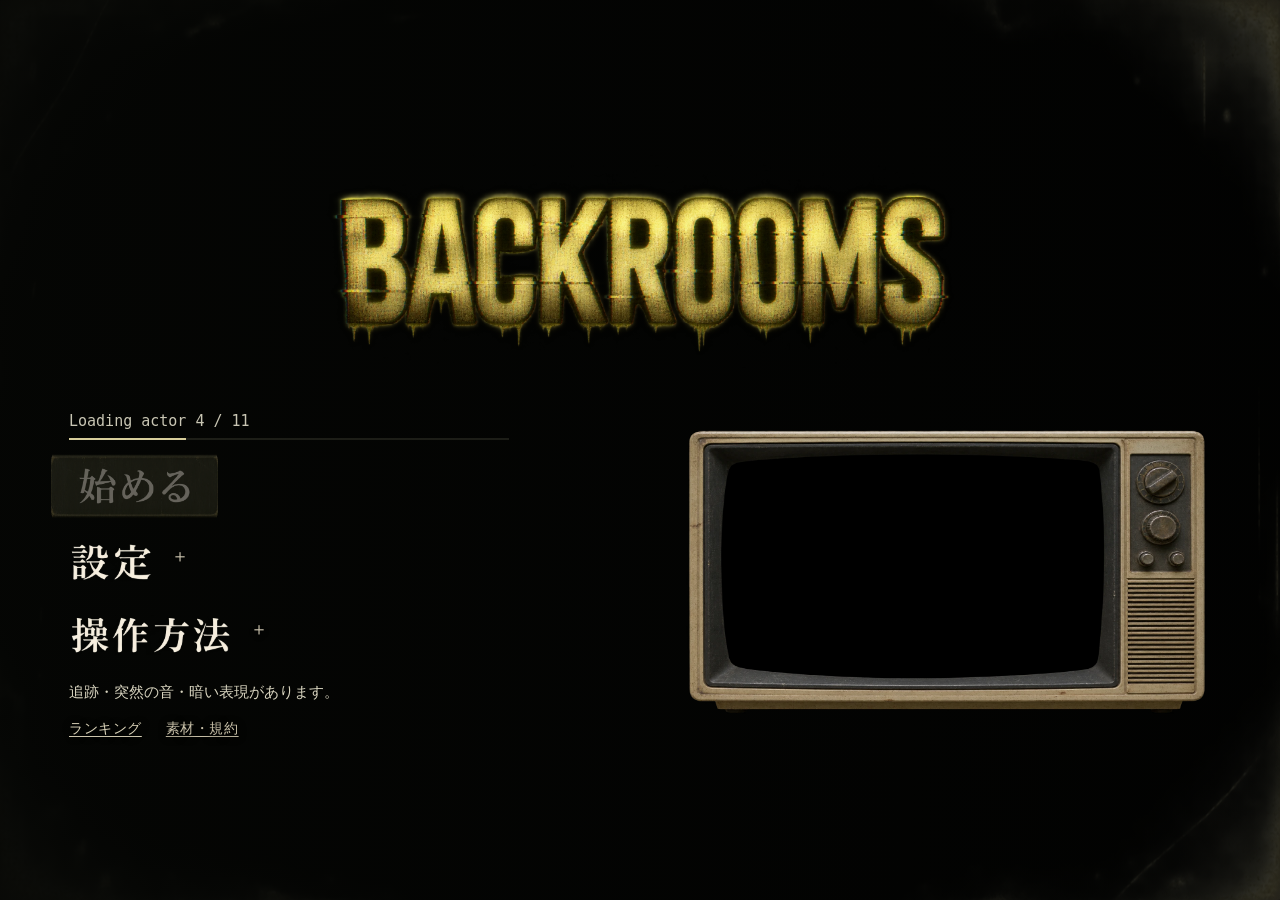
<file: index.html>
<!doctype html>
<html lang="ja">
<head>
  <meta charset="utf-8">
  <meta name="viewport" content="width=device-width, initial-scale=1">
  <meta name="theme-color" content="#11130f">
  <meta name="description" content="日常から突然見知らぬ空間に落ち、出口を探す一人称ホラーゲーム。">
  <title>BACKROOMS / 落ちた先</title>
  <link rel="stylesheet" href="style.css">
  <link rel="stylesheet" href="inventory.css">
  <link rel="stylesheet" href="item-slots.css">
  <link rel="stylesheet" href="intro.css">
  <link rel="stylesheet" href="death-sequence.css">
  <link rel="stylesheet" href="infection-sequence.css">
  <link rel="stylesheet" href="ui-skin.css">
  <link rel="stylesheet" href="ui-art.css">
  <link rel="stylesheet" href="ui-frames.css">
  <link rel="stylesheet" href="title-music.css">
  <link rel="stylesheet" href="ranking.css">
  <link rel="icon" href="data:,">
</head>
<body>
  <canvas id="view" aria-label="バックルーム探索ゲームの3D画面">このゲームは WebGL 対応のブラウザーが必要です。</canvas>
  <div id="vignette" aria-hidden="true"></div>
  <div id="grain" aria-hidden="true"></div>
  <img id="film" src="assets/ui/film-lite.webp" alt="" aria-hidden="true">
  <img id="locker-view" src="assets/ui/locker-lite.webp" alt="" aria-hidden="true">
  <div id="danger" aria-hidden="true"></div>
  <div id="struggle" hidden role="status" aria-live="assertive">
    <strong id="struggle-title">振りほどけ！</strong>
    <div id="struggle-bar" role="meter" aria-label="振りほどきゲージ" aria-valuemin="0" aria-valuemax="100" aria-valuenow="0"><i id="struggle-fill"></i></div>
    <span id="struggle-help"><kbd>SPACE</kbd> または クリック を連打（押しっぱなしでも可）</span>
  </div>

  <div id="hud" hidden aria-label="探索状況">
    <div id="field-markers" aria-hidden="true"></div>
    <div id="waypoint" hidden aria-hidden="true"></div>
    <div id="compass" hidden aria-hidden="true"><i id="compass-arrow"></i><span id="compass-label"></span><b id="compass-distance"></b></div>
    <div id="maintenance-control" hidden aria-hidden="true">
      <div class="plate-head">設備保守</div>
      <strong>EXIT 扉回路</strong>
      <span id="maintenance-state">電源遮断 / OFF</span>
      <div class="breaker"><i></i></div>
      <b>復旧 / RESET</b>
      <small>レバーを上げて保持</small>
    </div>
    <div class="hud-top">
      <div class="location-block">
        <span id="area-index" class="eyebrow">ARCHIVE / 00</span>
        <h1 id="area-name">LEVEL 0</h1>
        <small id="phase">出口を探す</small>
      </div>
      <div class="hud-right">
        <span id="chapter-progress" class="chapter-progress"></span>
        <span id="count">EXIT / 探索中</span>
        <span id="timer" aria-label="記録用経過時間">00:00</span>
        <small id="lamp">LIGHT / 未取得</small>
        <small id="escapes" aria-label="振りほどける残り回数"></small>
      </div>
    </div>
    <div id="crosshair" aria-hidden="true">+</div>
    <div id="objective">
      <span class="objective-kicker">次の行動</span>
      <span id="objective-label">避難口を探す</span>
      <small id="bearing"></small>
    </div>
    <div id="threat-label" class="threat-label" role="status"></div>
    <div id="interaction" role="status"></div>
    <div id="message" role="status" aria-live="polite"></div>
    <div class="hud-bottom">
      <div class="control-strip" aria-label="操作方法">
        <span><kbd>WASD</kbd> 移動</span><span><kbd>SHIFT</kbd> 走る</span><span><kbd>E</kbd> 調べる / 拾う</span><span><kbd>F</kbd> ライト</span><span><kbd>1–4</kbd> 選択 <kbd>Q</kbd> 使用</span><span><kbd>I</kbd> 所持品</span><span><kbd>TAB</kbd> 探索記録</span><span><kbd>ESC</kbd> 一時停止</span>
      </div>
      <div class="stamina"><span>STAMINA <small>持久力</small></span><div role="meter" aria-label="持久力" aria-valuemin="0" aria-valuemax="100" aria-valuenow="100"><i id="stamina-fill"></i></div><small id="water-count">水 ×0 / 選択して Q で体力+60</small></div>
    </div>
  </div>

  <div id="map-wrap" hidden aria-label="探索した範囲の記録">
    <div>
      <div class="map-heading"><span class="eyebrow">EXPLORATION NOTES / 探索記録</span><span class="map-close"><kbd>TAB</kbd> 閉じる</span></div>
      <p id="journal-note" class="journal-note"></p>
      <canvas id="map" width="640" height="640" aria-label="現在地と、見つけた通路・設備だけを記録した地図"></canvas>
      <div class="map-footer"><p><span class="legend player-legend">現在地</span><span class="legend exit-legend">出口</span><span class="legend maintenance-legend">配電盤</span></p><small class="map-live-warning">時間は進んでいます。<kbd>TAB</kbd> で閉じる</small></div>
    </div>
  </div>

  <section id="menu" class="overlay menu-overlay" aria-labelledby="game-title">
    <h2 id="game-title"><img class="title-logo" src="assets/title-logo-lite.webp" alt="BACKROOMS"><em>落ちた先</em></h2>
    <div class="title-layout">
      <div class="panel intro">
        <div class="intro-header"><span class="eyebrow">LEVEL 0 / 所在不明</span><span class="archive-mark">記録 001</span></div>
        <div class="load" role="status"><span id="load-label">空間を読み込み中…</span><div><i id="load-fill"></i></div></div>
        <button id="start" class="primary-action" disabled>始める</button>
        <details class="settings-guide">
          <summary>設定</summary>
          <div class="play-mode"><label for="difficulty">探索モード</label><select id="difficulty"><option value="normal">標準 / 追跡あり</option><option value="easy">やさしい / 敵がゆっくり</option><option value="explore">探索 / 敵なし</option></select></div>
          <div class="options" aria-label="プレイ設定">
            <label for="quality">画質<select id="quality"><option value="high">標準</option><option value="low">軽量 / 動作優先</option></select></label>
            <label for="volume" class="volume-option">音量<input id="volume" type="range" min="0" max="100" value="65"></label>
            <a href="audio-settings.html" target="_blank" rel="noopener">音ごとの音量を調整・試聴</a>
            <label class="check" for="motion"><input id="motion" type="checkbox"><span>揺れ・点滅を有効にする<small>苦手な方はオフのまま</small></span></label>
          </div>
          <div class="settings-fullscreen"><button id="fullscreen-menu" class="text-button" type="button">全画面</button><div id="fullscreen-status" role="status" aria-live="polite"></div></div>
        </details>
        <div id="error" role="alert"></div>
      </div>

      <details class="briefing" aria-label="探索の手引き"><summary>操作方法</summary>
        <span class="eyebrow">目標</span>
        <h3>出口を探し、3か所の配電盤を上げて脱出。</h3>
        <div class="quick-controls" aria-label="基本操作">
          <span><kbd>WASD</kbd> 移動</span><span>マウス 視点</span><span><kbd>SHIFT</kbd> 走る</span><span><kbd>E</kbd> 調べる・拾う</span><span><kbd>SPACE</kbd> 振りほどく</span><span><kbd>ESC</kbd> 一時停止</span>
        </div>
        <details class="controls-guide">
          <summary>詳しい操作とヒント</summary>
          <dl><div><dt><kbd>F</kbd></dt><dd>ライト切替</dd></div><div><dt><kbd>1–4</kbd> / <kbd>Q</kbd></dt><dd>アイテム選択 / 使用</dd></div><div><dt><kbd>I</kbd></dt><dd>持ち物（時間は停止）</dd></div><div><dt><kbd>TAB</kbd></dt><dd>探索記録（時間は進む）</dd></div></dl>
          <p>床の矢印と画面上のコンパスをたどって出口へ。扉が開かなければ <kbd>E</kbd> で調べ、3か所の配電盤で <kbd>E</kbd> を約1.2秒長押ししてブレーカーを上げます。</p>
          <p>捕まったら <kbd>SPACE</kbd> を連打（押しっぱなしでも可）。振りほどけるのは2回までです。</p>
          <p>走るのをやめると持久力が回復します。拾った水は数字キーで選び、<kbd>Q</kbd> または <kbd>I</kbd> から使えます。</p>
          <p>視点はマウスまたは <kbd>↑</kbd> <kbd>↓</kbd> <kbd>←</kbd> <kbd>→</kbd>。マウスが固定されないときは画面を押したままドラッグ。</p>
        </details>
      </details>
      <p class="warning menu-warning">追跡・突然の音・暗い表現があります。</p>
      <div class="menu-legal"><button id="ranking-open" class="text-button" type="button" aria-haspopup="dialog" aria-controls="ranking-modal">ランキング</button><button id="credits-open" class="text-button" type="button">素材・規約</button></div>
    </div>
    <div class="corner" aria-hidden="true">蛍光灯の音だけが、続いている。</div>
  </section>

  <section id="pause" class="overlay" hidden role="dialog" aria-modal="true" aria-labelledby="pause-title" aria-describedby="pause-description">
    <div class="panel compact">
      <span class="eyebrow">探索中断</span>
      <h2 id="pause-title">一時停止</h2>
      <p id="pause-description">敵も時間も、止まっています。</p>
      <button id="resume">再開</button>
      <button id="fullscreen-pause" class="secondary" type="button">全画面</button>
      <button id="retry-pause" class="secondary">最初からやり直す</button>
      <button id="title-pause" class="text-button">タイトルへ</button>
      <a class="youtube-privacy-link" href="youtube-privacy.html" target="_blank" rel="noopener">YouTube 音楽とプライバシー</a>
      <div class="pause-help"><span><kbd>WASD</kbd> 移動</span><span><kbd>SHIFT</kbd> 走る</span><span><kbd>E</kbd> 調べる・拾う</span><span><kbd>F</kbd> ライト</span><span><kbd>1–4</kbd> 選択 <kbd>Q</kbd> 使用</span><span><kbd>I</kbd> 持ち物</span><span><kbd>TAB</kbd> 探索記録</span></div>
      <p class="warning">やり直し・タイトルへ戻ると、今回の探索はリセットされます。<br>マウスが固定されないときはドラッグ、または矢印キーで視点を操作。</p>
    </div>
  </section>

  <section id="result" class="overlay" hidden role="dialog" aria-modal="true" aria-labelledby="result-title" aria-describedby="result-text">
    <div class="panel compact result-panel">
      <span id="result-tag" class="eyebrow"></span>
      <h2 id="result-title"></h2>
      <p id="result-text"></p>
      <div id="result-stats" aria-label="探索時間"></div>
      <p id="result-detail" class="result-detail"></p>
      <div id="ranking-result" class="ranking-result" hidden>
        <p id="ranking-result-summary" class="ranking-result-summary"></p>
        <p id="ranking-result-note" class="ranking-result-note"></p>
        <div id="ranking-name-field" class="ranking-name-field" hidden>
          <label for="ranking-name">名前 <small>任意・12文字まで</small></label>
          <input id="ranking-name" type="text" maxlength="12" value="ゲスト" autocomplete="off" spellcheck="false" aria-describedby="ranking-name-help ranking-name-status">
          <small id="ranking-name-help">空欄はゲスト。Enterか入力欄を離れると保存。</small>
          <span id="ranking-name-status" role="status" aria-live="polite"></span>
        </div>
        <button id="ranking-result-open" class="text-button" type="button" aria-haspopup="dialog" aria-controls="ranking-modal">上位10件を見る</button>
      </div>
      <button id="retry">もう一度</button>
      <button id="title-result" class="text-button">タイトルへ</button>
    </div>
  </section>

  <section id="ranking-modal" class="overlay" hidden role="dialog" aria-modal="true" aria-labelledby="ranking-title" aria-describedby="ranking-scope">
    <div class="panel ranking-panel">
      <div class="ranking-header">
        <div><span class="eyebrow">LOCAL RECORD / TOP 10</span><h2 id="ranking-title">ランキング</h2></div>
        <button id="ranking-close" class="text-button" type="button">閉じる</button>
      </div>
      <p id="ranking-scope" class="ranking-scope">このブラウザーに保存したクリア記録です。</p>
      <div class="ranking-toolbar"><label for="ranking-difficulty">探索モード</label><select id="ranking-difficulty"><option value="normal">標準 / 追跡あり</option><option value="easy">やさしい / 敵がゆっくり</option><option value="explore">探索 / 敵なし</option></select></div>
      <p id="ranking-storage" class="ranking-storage" role="status" aria-live="polite" hidden></p>
      <div class="ranking-scroll" tabindex="0" role="region" aria-label="ランキングと集計ルール">
        <table id="ranking-table">
          <caption id="ranking-caption" class="ui-visually-hidden">クリアタイム上位10件</caption>
          <thead><tr><th scope="col">順位</th><th scope="col">名前</th><th scope="col">タイム</th></tr></thead>
          <tbody id="ranking-rows"></tbody>
        </table>
        <p id="ranking-empty" class="ranking-empty" hidden>このモードのクリア記録はまだありません。</p>
        <details class="ranking-rules">
          <summary>記録のルール</summary>
          <p>プレイ開始から脱出までの実時間（演出中を含む）です。一時停止・所持品画面・結果画面の待ち時間は除きます。</p>
          <p>進行状況を引き継がない再挑戦は、それまでのプレイ時間も合算します。</p>
          <p>配電盤の復旧・カバー開放を引き継いだ再挑戦、無敵・検証用のプレイは対象外です。</p>
        </details>
      </div>
    </div>
  </section>

  <section id="credits" class="overlay" hidden role="dialog" aria-modal="true" aria-labelledby="credits-title">
    <div class="panel credits-panel">
      
      <h2 id="credits-title">素材・ライセンス</h2>
      <p class="credits-terms"><a href="ASSET-TERMS.md" target="_blank" rel="noopener">素材の利用条件</a> ・ <a href="youtube-privacy.html" target="_blank" rel="noopener">動画のプライバシー・規約</a></p>
      <p class="license-warning">素材ごとに利用条件が異なります。出典と利用条件をご確認ください。</p>
      <ul>
        <li><a href="https://sketchfab.com/3d-models/backrooms-vr-1a5c397f0a43408fa38b09ea5c041149" target="_blank" rel="noopener noreferrer">Backrooms VR</a><span>VTX / CC BY 4.0</span><small>部屋・壁・床・天井・照明の立体形状と材質を使用。配置境界と接続口を加工し、既存の扉も再利用。</small></li>
        <li><a href="https://sketchfab.com/3d-models/backrooms-vr-room-baked-b3dc718ea39248feb0120f1c6171419d" target="_blank" rel="noopener noreferrer">Backrooms VR room [Baked]</a><span>abhayexe / Sketchfab Standard</span><small>元の部屋と床の窪みを保持して配置。上部通路を歩行。展示・配布前に利用条件を確認。</small></li>
        <li><a href="https://sketchfab.com/3d-models/original-backrooms-e5c6b30995ff442d9852a1dd697aaef1" target="_blank" rel="noopener noreferrer">Original Backrooms</a><span>Huuxloc / CC BY 4.0</span><small>部屋全体の立体形状と材質を3か所に配置。共有境界と開口を加工して接続。</small></li>
        <li><a href="https://sketchfab.com/3d-models/dreamcore-liminal-space-875b0005014d4b42bf1e9b2ff53ed4c4" target="_blank" rel="noopener noreferrer">Dreamcore liminal space</a><span>neutron star / CC BY 4.0</span><small>既存の草地・空・背景を出口の先に配置。回転・移動と境界の加工。</small></li>
        <li><a href="https://sketchfab.com/3d-models/backrooms-wallpapers-2c36079726a84d5db6369c7261d73152" target="_blank" rel="noopener noreferrer">Backrooms Wallpapers</a><span>Huuxloc / CC Attribution（版は要確認）</span><small>旧版用の保存素材。現在の部屋は上記の元モデルを使用。</small></li>
        <li><a href="https://sketchfab.com/3d-models/almond-water-from-backrooms-c4d96c6f79cc4eabb1f2c758312baf15" target="_blank" rel="noopener noreferrer">Almond water from Backrooms</a><span><a href="https://sketchfab.com/pedrohmm123" target="_blank" rel="noopener noreferrer">pedrohmm123</a> / CC BY 4.0</span><small>原本の形状・テクスチャを使用。実行時に縮小・配置し、拾うと非表示。</small></li>
        <li><a href="https://sketchfab.com/3d-models/bacteria-kane-pixels-backrooms-1fb71d64d7164ae8b6271922b3378e0b" target="_blank" rel="noopener noreferrer">Bacteria - Kane PIxels Backrooms</a><span>Roman Trace / CC BY 4.0</span><small>追跡する敵として再利用。キャラクター等の権利は展示前に要確認。</small></li>
        <li><a href="https://opengameart.org/content/monster-sfx" target="_blank" rel="noopener noreferrer">Monster SFX</a><span>marcelofg55 / CC0</span><small>捕獲時の鳴き声を短く切り出し、音量とフェードを調整。</small></li>
        <li><a href="https://kenney.nl/assets/impact-sounds" target="_blank" rel="noopener noreferrer">Impact Sounds</a><span>Kenney / CC0</span><small>プレイヤーと敵の足音、警戒音。</small></li>
        <li><a href="https://kenney.nl/assets/rpg-audio" target="_blank" rel="noopener noreferrer">RPG Audio</a><span>Kenney / CC0</span><small>扉とラッチの音。</small></li>
        <li><a href="https://freesound.org/people/giddster/sounds/336530/" target="_blank" rel="noopener noreferrer">Breathing, panicked</a><span>giddster / 掲載作品は CC0</span><small>敵の呼吸音。使用中のHQ MP3プレビュー版の展示利用条件は未確認。</small></li>
        <li><span>Backrooms buzzing sound effect</span><small>ローカル試作用。作者・展示や配布の許諾は未確認。</small></li>
        <li><a href="https://sketchfab.com/3d-models/electrical-box-free-383a234d6d80421fbe67080048cbbc70" target="_blank" rel="noopener noreferrer">Electrical box - FREE</a><span>Mathieu Godard / CC BY 4.0</span><small>配電盤として壁に配置。縮小・回転のみ。</small></li>
        <li><a href="https://sketchfab.com/3d-models/office-chair-69208f9465c346308a2bf423c7e5b8f6" target="_blank" rel="noopener noreferrer">Office Chair</a><span>Tomaso / CC BY 4.0</span><small>各部屋に配置。縮小・回転のみ。</small></li>
        <li><a href="https://sketchfab.com/3d-models/vent-low-poly-realist-91ee1772857540e6bdc3aebcc696b3ae" target="_blank" rel="noopener noreferrer">Vent [Low Poly Realist]</a><span>Islide / CC BY 4.0</span><small>壁の換気口として配置。縮小・回転のみ。</small></li>
        <li><a href="https://polyhaven.com/a/cardboard_box_01" target="_blank" rel="noopener noreferrer">Cardboard Box 01</a><span>Poly Haven / CC0</span><small>.blend からメッシュと拡散テクスチャを取り出して GLB 化。</small></li>
        <li><a href="https://sketchfab.com/3d-models/sculpture-bust-of-roza-loewenfeld-fc6e731a0131471ba8e45511c7ea9996" target="_blank" rel="noopener noreferrer">Sculpture Bust of Róża Loewenfeld</a><span>Virtual Museums of Małopolska / CC0</span><small>胸像の山と、各部屋の胸像。</small></li>
        <li><a href="https://freesound.org/people/mathewhenry/sounds/700705/" target="_blank" rel="noopener noreferrer">Metal Door Squeaking 8 (Medium)</a><span>MathewHenry / CC0</span><small>バールでこじ開ける音。無加工。</small></li>
        <li><a href="https://freesound.org/people/toddcircle/sounds/442370/" target="_blank" rel="noopener noreferrer">squeaky metal locker open close</a><span>toddcircle / CC0</span><small>ロッカーの開閉。1本の録音の前半と後半を再生。</small></li>
        <li><span>Pixabay の音源4点</span><span>Pixabay Content License</span><small>The stone falls to the ground（胸像・穴）、flesh growing horror / tanweraman（変貌）、heartbeat tense / pwlpl（心拍）、horror suspense hiding heartbeat loop / yarzur_ofc（追跡中）。無加工。単体での再配布は不可。</small></li>
      </ul>
      <p>Warning sound: <a href="https://freesound.org/people/SamsterBirdies/sounds/581604/" target="_blank" rel="noopener">Beep error 2</a> by SamsterBirdies (CC0). <a href="CREDITS.md" target="_blank" rel="noopener">Full credits</a></p>
      <p><a href="https://creativecommons.org/licenses/by/4.0/" target="_blank" rel="noopener noreferrer">CC BY 4.0 ↗</a> · <a href="https://sketchfab.com/licenses" target="_blank" rel="noopener noreferrer">Sketchfab license ↗</a><br>音には上記の既存素材を使用しています。詳細は AUDIO.md を参照してください。</p>
      <button id="credits-close">閉じる</button>
    </div>
  </section>
  <noscript><div class="noscript">JavaScript が無効です。このゲームを遊ぶには、ブラウザーの JavaScript を有効にしてください。</div></noscript>
  <script type="module" src="game.js"></script>
  <script type="module" src="ui-art.js"></script>
  <script type="module" src="title-music.js"></script>

</body>
</html>
</file>
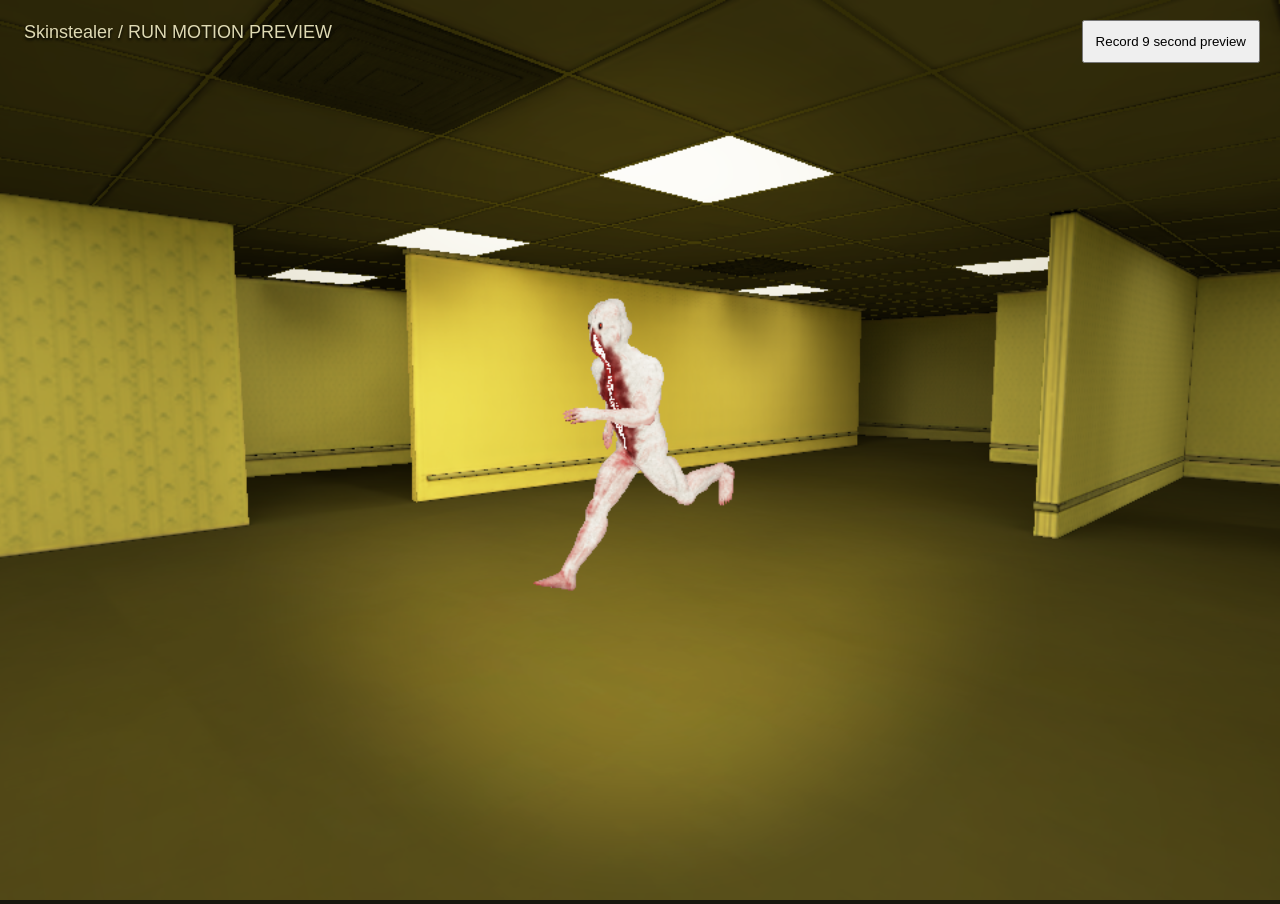
<file: motion-preview/index.html>
<!doctype html><html><meta charset="utf-8"><style>html,body{margin:0;background:#17170e;overflow:hidden}canvas{width:100vw;height:100vh}#label{position:fixed;top:22px;left:24px;color:#ded9b3;font:18px sans-serif;text-shadow:0 2px 3px #000}</style><canvas id="view"></canvas><div id="label">Skinstealer / RUN MOTION PREVIEW</div><script type="module">
import {Renderer,M} from '../engine.js';import {createSkinnedActor} from '../skinned-actor.js';
const r=new Renderer(document.querySelector('canvas')),m=await r.load('../assets/models/skinstealer.glb'),a=await createSkinnedActor(r,m,{url:'../assets/models/skinstealer.glb',type:'skinstealer'});
const room=await r.load('../assets/models/original-backrooms.glb');room.matrix=M.trs([0,-.008,0]);
let t=0,last=performance.now();const scale=2.05/(m.max[1]-m.min[1]),centre=[(m.min[0]+m.max[0])/2,m.min[1],(m.min[2]+m.max[2])/2];
const params=new URLSearchParams(location.search),fixedFront=params.get('front')==='1';let paused=false;
// Seek by advancing the real actor from reset in fixed, equal-sized steps.
// One extra stride allows even phase zero to reach an uploaded chase pose.
function seek(phase){if(!Number.isFinite(phase))return;phase=((phase%(2*Math.PI))+2*Math.PI)%(2*Math.PI);const duration=(phase+2*Math.PI)/(4.4*Math.PI/1.25),steps=Math.ceil(duration/.05),dt=duration/steps;a.reset();for(let i=0;i<steps;i++)a.update(dt,{speed:4.4,mode:'chase'});t=duration;paused=true;window.preview.time=t}
window.preview={reset(){t=0;paused=false;a.reset()},seek,time:0};
if(params.has('phase'))seek(Number(params.get('phase')));
function frame(now){const dt=Math.min(.05,(now-last)/1000);last=now;if(!paused){t+=dt;a.update(dt,{speed:4.4,mode:'chase'})}window.preview.time=t;
const cycle=t%6,front=fixedFront||cycle>=3,z=fixedFront?-4:front?-12+(cycle-3)*4.4:0;
m.matrix=M.mul(M.pose(-5,0,z,0,scale),M.trs(centre.map(v=>-v)));
const camera=front?{eye:[-5,1.62,2],yaw:0,pitch:-.1,fov:64}:{eye:[-1.6,1.35,3.3],yaw:-.8,pitch:-.1,fov:64};
r.render([room,m],camera,{renderScale:.75,ambient:.8,fog:[.035,.03,.02],fogNear:14,fogFar:30,flash:true});requestAnimationFrame(frame)}requestAnimationFrame(frame);window.ready=true;
const button=document.createElement('button');button.textContent='Record 9 second preview';button.style='position:fixed;right:20px;top:20px;padding:12px';document.body.append(button);
button.onclick=()=>{window.preview.reset();const chunks=[],rec=new MediaRecorder(document.querySelector('canvas').captureStream(30),{mimeType:'video/webm;codecs=vp8'});rec.ondataavailable=e=>chunks.push(e.data);rec.onstop=()=>{const link=document.createElement('a');link.href=URL.createObjectURL(new Blob(chunks,{type:'video/webm'}));link.download='skinstealer-run-preview.webm';link.textContent='Download preview';link.style='position:fixed;right:20px;top:65px;color:white';document.body.append(link);button.textContent='Recording complete'};rec.start();button.textContent='Recording...';setTimeout(()=>rec.stop(),9000)};
</script></html>
</file>
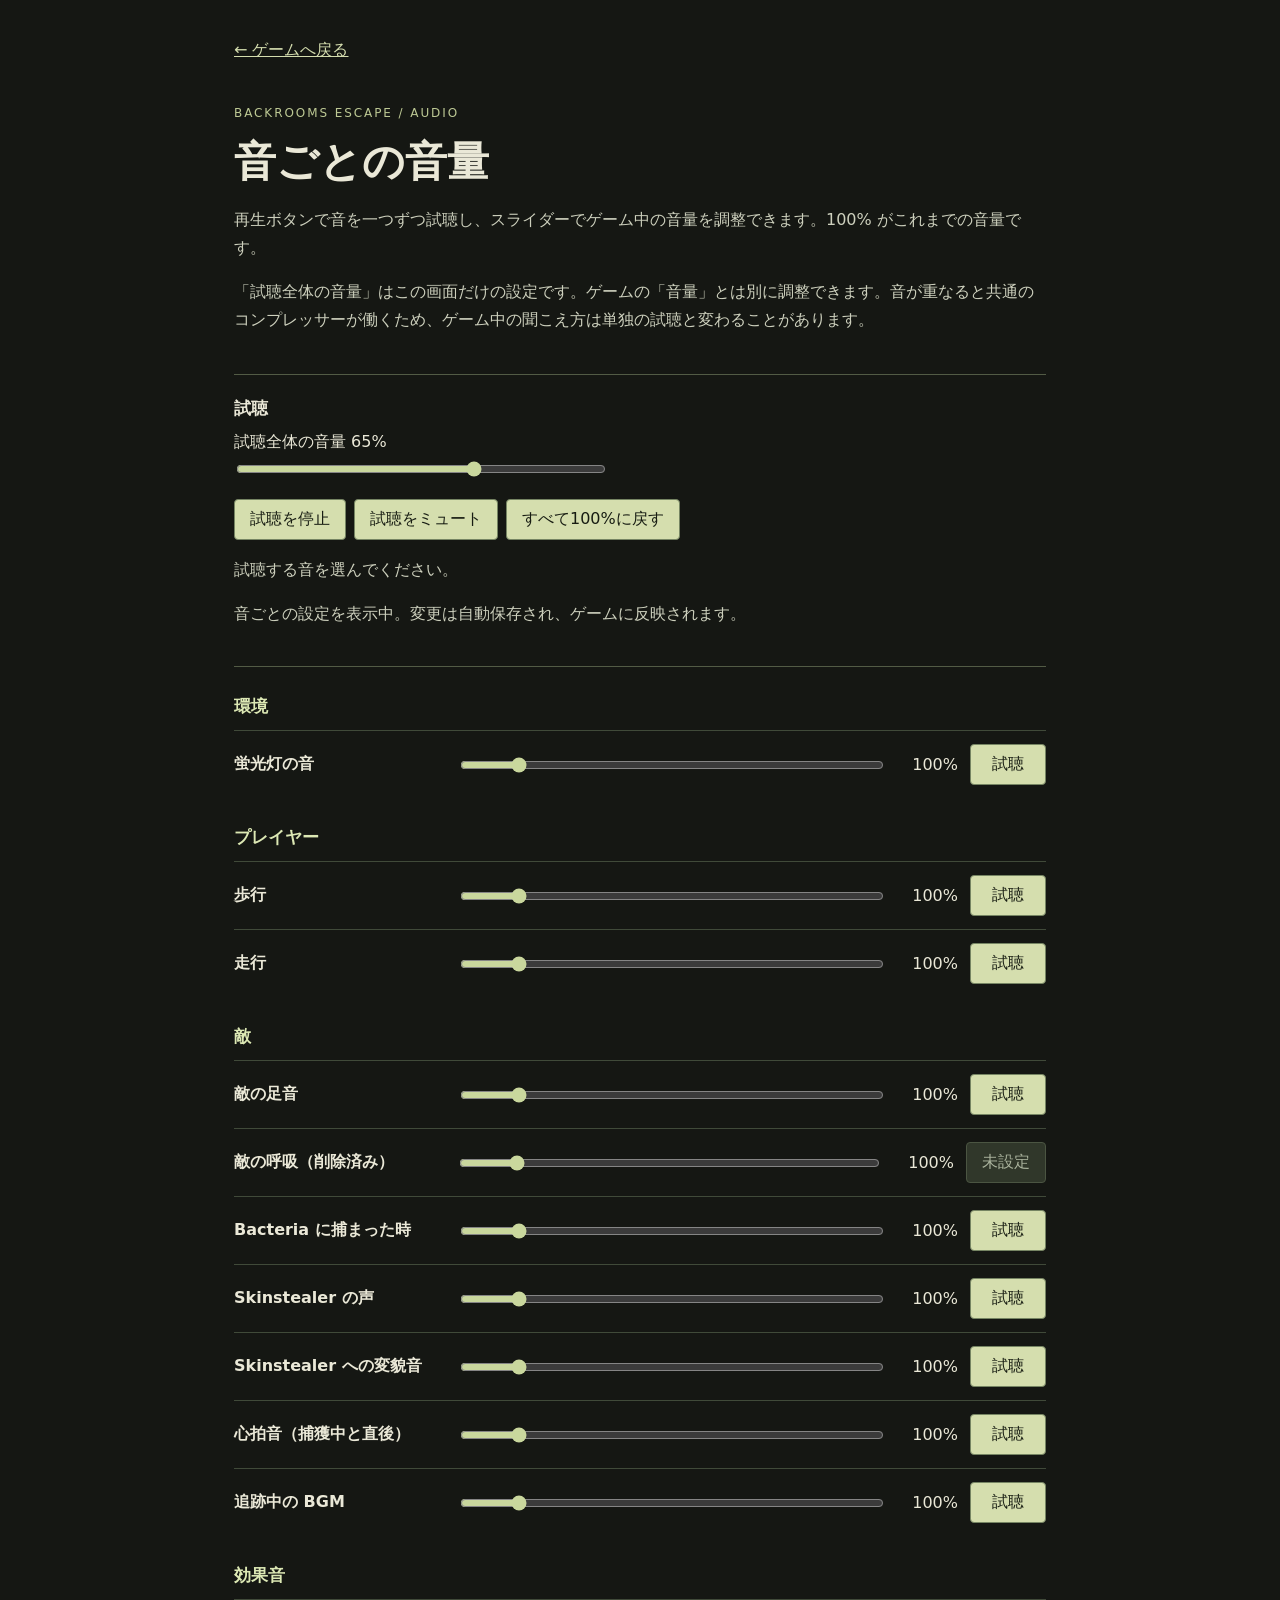
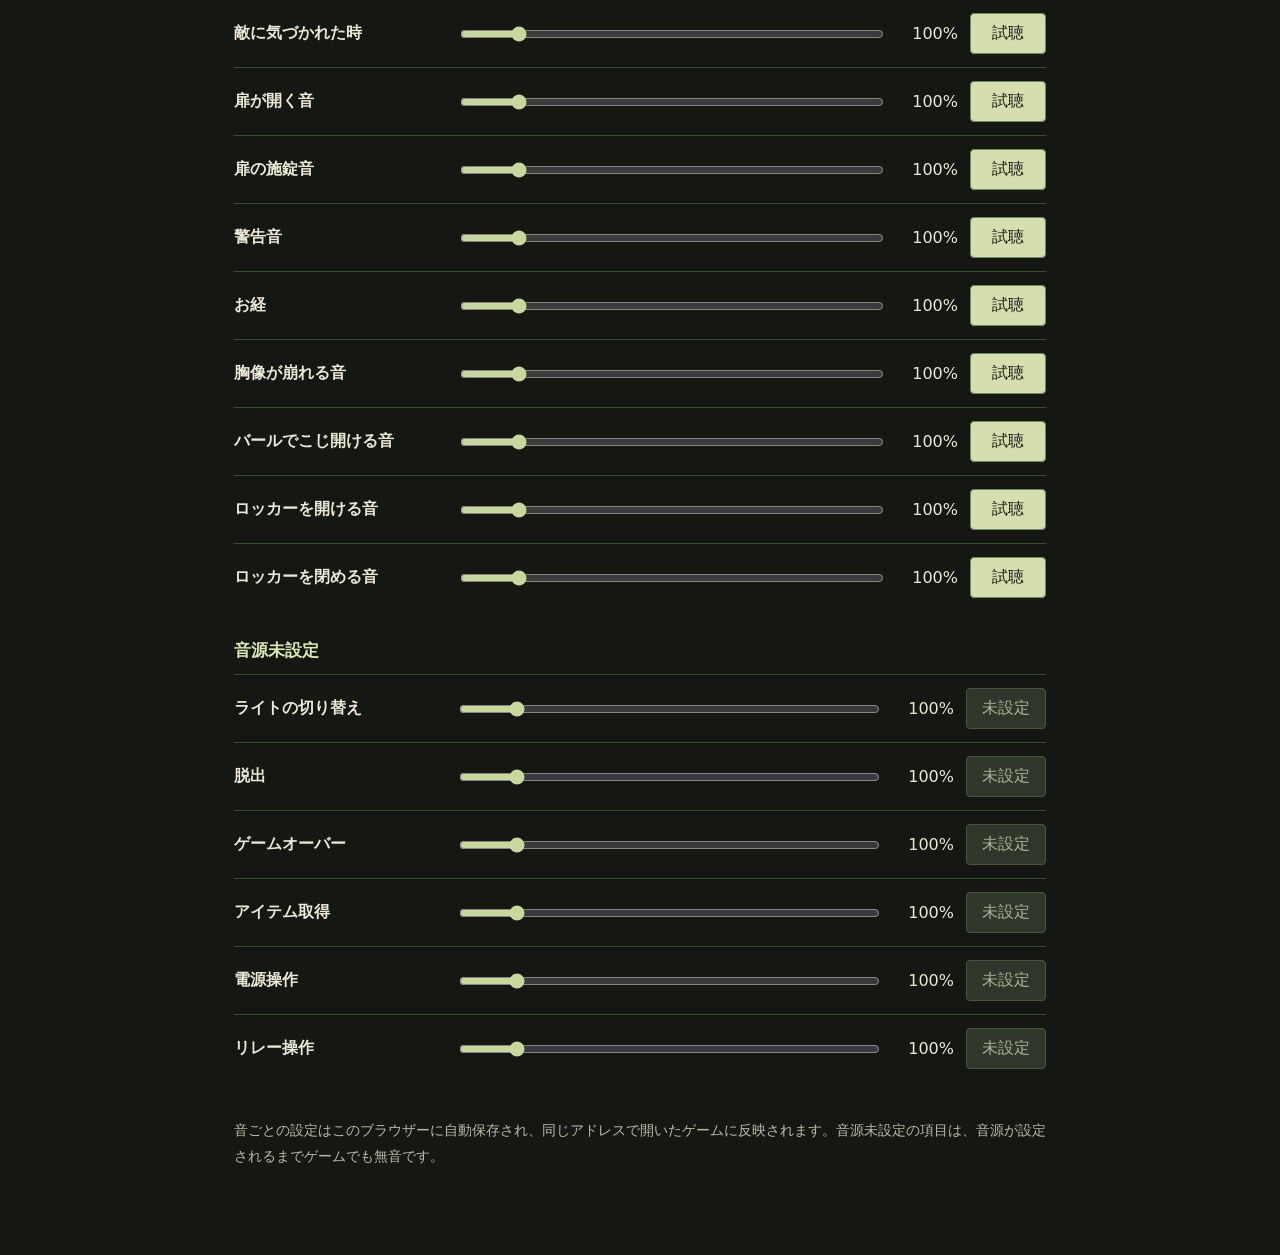
<file: audio-settings.html>
<!doctype html>
<html lang="ja">
<head>
<meta charset="utf-8"><meta name="viewport" content="width=device-width, initial-scale=1">
<title>音ごとの音量 | Backrooms Escape</title>
<link rel="stylesheet" href="audio-settings.css">
</head>
<body>
<main>
  <header><a class="back" href="index.html">← ゲームへ戻る</a><p class="eyebrow">BACKROOMS ESCAPE / AUDIO</p><h1>音ごとの音量</h1><p>再生ボタンで音を一つずつ試聴し、スライダーでゲーム中の音量を調整できます。100% がこれまでの音量です。</p><p>「試聴全体の音量」はこの画面だけの設定です。ゲームの「音量」とは別に調整できます。音が重なると共通のコンプレッサーが働くため、ゲーム中の聞こえ方は単独の試聴と変わることがあります。</p></header>
  <section class="controls" aria-labelledby="preview-heading"><h2 id="preview-heading">試聴</h2><label for="preview-volume">試聴全体の音量 <output id="preview-volume-value">65%</output></label><input id="preview-volume" type="range" min="0" max="100" step="1" value="65"><div class="buttons"><button id="preview-stop" type="button">試聴を停止</button><button id="preview-mute" type="button" aria-pressed="false">試聴をミュート</button><button id="restore-defaults" type="button">すべて100%に戻す</button></div><p id="preview-status" role="status" aria-live="polite">試聴する音を選んでください。</p><p id="save-status" role="status" aria-live="polite"></p></section>
  <div id="audio-groups"></div>
  <p class="footnote">音ごとの設定はこのブラウザーに自動保存され、同じアドレスで開いたゲームに反映されます。音源未設定の項目は、音源が設定されるまでゲームでも無音です。</p>
</main><script type="module" src="audio-settings.js"></script>
</body></html>
</file>
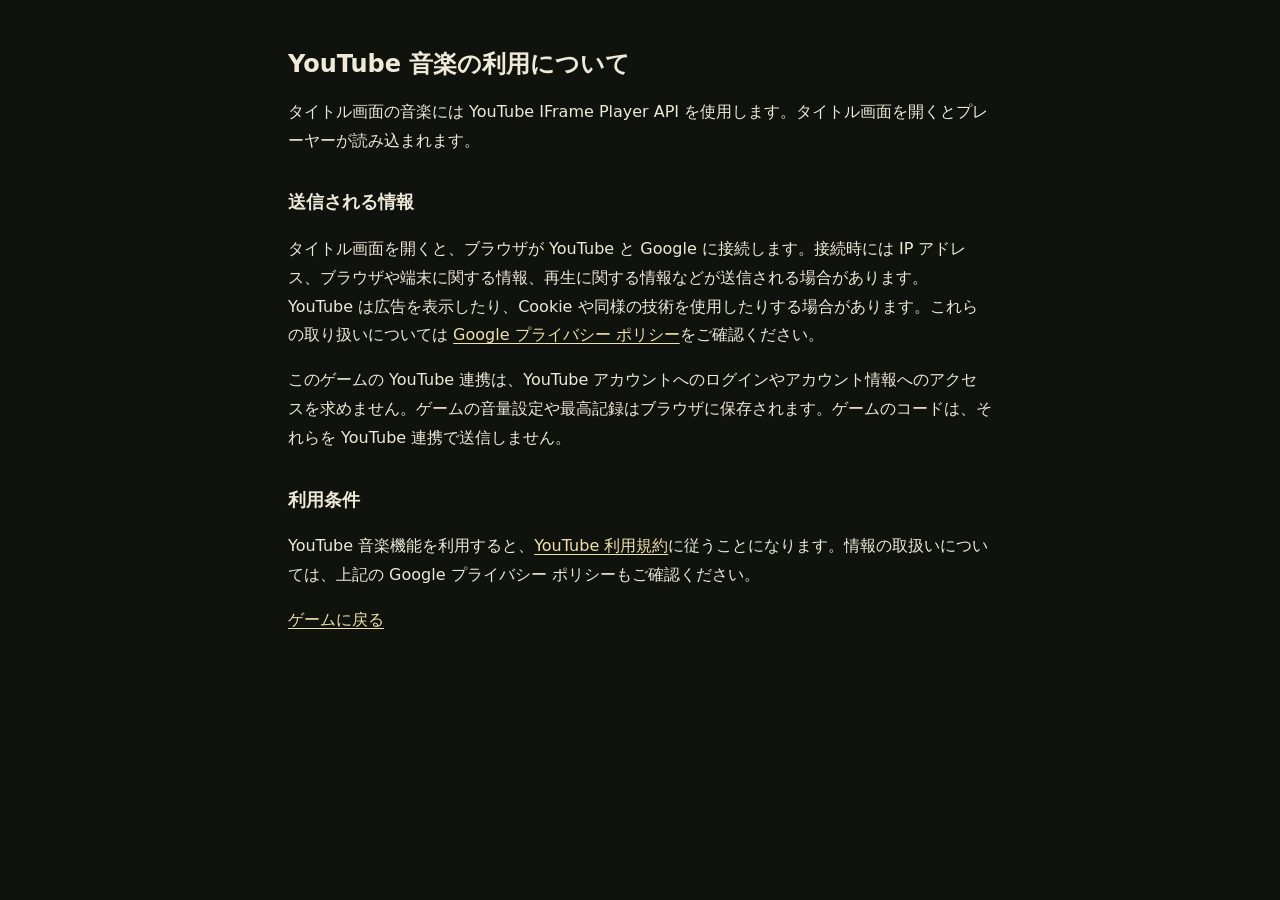
<file: youtube-privacy.html>
<!doctype html>
<html lang="ja">
<head>
  <meta charset="utf-8">
  <meta name="viewport" content="width=device-width, initial-scale=1">
  <title>YouTube 音楽の利用について | BACKROOMS</title>
  <style>
    :root { color-scheme: dark; font-family: system-ui, sans-serif; background: #10120e; color: #eee9d8; }
    body { max-width: 44rem; margin: 0 auto; padding: 2rem 1.25rem 4rem; line-height: 1.8; }
    h1 { font-size: 1.5rem; line-height: 1.4; }
    h2 { margin-top: 2rem; font-size: 1.1rem; }
    a { color: #eee1ac; text-underline-offset: .18em; }
    a:focus-visible { outline: 2px solid #eee1ac; outline-offset: 4px; }
  </style>
</head>
<body>
  <main>
    <h1>YouTube 音楽の利用について</h1>
    <p>タイトル画面の音楽には YouTube IFrame Player API を使用します。タイトル画面を開くとプレーヤーが読み込まれます。</p>
    <h2>送信される情報</h2>
    <p>タイトル画面を開くと、ブラウザが YouTube と Google に接続します。接続時には IP アドレス、ブラウザや端末に関する情報、再生に関する情報などが送信される場合があります。YouTube は広告を表示したり、Cookie や同様の技術を使用したりする場合があります。これらの取り扱いについては <a href="https://policies.google.com/privacy" target="_blank" rel="noopener">Google プライバシー ポリシー</a>をご確認ください。</p>
    <p>このゲームの YouTube 連携は、YouTube アカウントへのログインやアカウント情報へのアクセスを求めません。ゲームの音量設定や最高記録はブラウザに保存されます。ゲームのコードは、それらを YouTube 連携で送信しません。</p>
    <h2>利用条件</h2>
    <p>YouTube 音楽機能を利用すると、<a href="https://www.youtube.com/t/terms" target="_blank" rel="noopener">YouTube 利用規約</a>に従うことになります。情報の取扱いについては、上記の Google プライバシー ポリシーもご確認ください。</p>
    <p><a href="./">ゲームに戻る</a></p>
  </main>
</body>
</html>
</file>
<file: style.css>
:root {
  color-scheme: dark;
  --paper: #e9e5d2;
  --dim: #bbb8a5;
  --ink: #141610;
  --line: #b8b29445;
  --signal: #d8cd93;
  --surface: #141610f5;
  --mono: Consolas, "Yu Gothic UI", monospace;
  font-family: "Yu Gothic UI", "Hiragino Kaku Gothic ProN", sans-serif;
}
* { box-sizing: border-box; }
body { margin: 0; overflow: hidden; background: #0b0c09; color: var(--paper); }
[hidden] { display: none !important; }
button, input, select { font: inherit; }
button { cursor: pointer; }
button, a, select, input, summary { -webkit-tap-highlight-color: transparent; }
:is(button, a, select, input, summary):focus-visible { outline: 2px solid #f2df8e; outline-offset: 4px; }
small { font-size: 12px; color: var(--dim); }
kbd { display: inline-block; font: 10px/1.4 var(--mono); color: #f0ead0; border: 1px solid #d5ce9d70; padding: 1px 4px; background: #171a13b8; white-space: nowrap; }
.eyebrow { font: 11px/1.5 var(--mono); letter-spacing: .12em; color: var(--dim); }
#view { display: block; width: 100vw; height: 100vh; touch-action: none; }
#vignette, #grain, #danger { position: fixed; inset: 0; pointer-events: none; }
#vignette { background: radial-gradient(ellipse at center, transparent 35%, #08090480 100%); }
#grain { opacity: .045; background: repeating-linear-gradient(transparent 0 2px, #000 3px, transparent 4px); }
#danger { box-shadow: inset 0 0 130px 35px #6f0800; opacity: 0; transition: opacity .2s; }
body[data-game-state="caught"] #danger { box-shadow: inset 0 0 180px 55px #620800; }
body[data-game-state="caught"] #vignette { background: radial-gradient(ellipse at center, transparent 8%, #120000d9 100%); }

/* The view stays open in the centre. Persistent information lives at its edges. */
#hud { position: fixed; inset: 0; pointer-events: none; text-shadow: 0 1px 3px #000, 0 2px 8px #000; }
.hud-top { display: flex; justify-content: space-between; gap: 24px; padding: 24px 28px; background: linear-gradient(#090b0670, transparent); }
.location-block { padding-left: 11px; border-left: 1px solid #d8ce9780; }
#area-index { font-size: 9px; }
h1 { font: 600 21px/1.2 var(--mono); letter-spacing: .12em; margin: 4px 0 5px; }
#phase { font-size: 11px; }
.hud-right { display: flex; flex-direction: column; align-items: flex-end; gap: 5px; font: 11px/1.4 var(--mono); letter-spacing: .04em; }
#chapter-progress { display: none; }
#timer { font-size: 21px; letter-spacing: .09em; font-variant-numeric: tabular-nums; }
#lamp { font-size: 10px; }
#crosshair { position: absolute; top: 50%; left: 50%; transform: translate(-50%, -50%); font: 16px var(--mono); color: #fff9; }
#objective { position: absolute; left: 28px; top: 126px; max-width: min(390px, 58vw); display: flex; flex-direction: column; gap: 5px; padding-left: 12px; border-left: 1px solid #bcb79480; font-size: 14px; line-height: 1.6; }
.objective-kicker { font: 10px/1.4 var(--mono); color: #d7ca91; letter-spacing: .1em; }
#objective-label { color: #f0ead3; }
#bearing { max-width: 38ch; font-size: 12px; line-height: 1.65; color: #ddd9c6; }
#threat-label { position: absolute; right: 28px; top: 126px; max-width: 31%; font-size: 12px; line-height: 1.6; text-align: right; color: #edcfaa; }
#threat-label:empty { display: none; }
#interaction { display: none; position: absolute; left: 50%; bottom: 144px; transform: translateX(-50%); width: max-content; max-width: min(580px, 86vw); padding: 10px 16px; border-left: 2px solid var(--signal); background: #10130eee; font-size: 14px; line-height: 1.6; color: #f5edcc; text-align: center; overflow-wrap: anywhere; }
#interaction[data-kind="maintenance"] { top: 35%; bottom: auto; max-width: min(580px, 86vw); }
#message { position: absolute; bottom: 83px; left: 50%; width: max-content; max-width: min(720px, 88vw); transform: translateX(-50%); padding: 8px 12px; background: #11140edb; font-size: 13px; line-height: 1.7; color: #f3e9ce; text-align: center; }
#message:empty { display: none; }
.hud-bottom { position: absolute; bottom: 22px; left: 28px; right: 28px; display: flex; justify-content: space-between; align-items: end; gap: 24px; color: #e0ddc9; }
.control-strip { display: flex; flex-wrap: wrap; gap: 6px 13px; max-width: calc(100% - 175px); font-size: 11px; line-height: 1.6; }
.control-strip span, .pause-help span { white-space: nowrap; }
.stamina { width: 145px; flex: none; font: 10px/1.5 var(--mono); letter-spacing: .05em; }
.stamina small { font-size: 10px; }
#water-count { display: block; margin-top: 7px; letter-spacing: 0; white-space: nowrap; }
.stamina > div { height: 4px; margin-top: 7px; background: #c3bd8e50; }
.stamina i { display: block; height: 100%; width: 100%; background: #e1d68f; }

/* Menus use the same quiet type and ruled edges as a building service record. */
.overlay { position: fixed; inset: 0; z-index: 10; display: flex; align-items: center; justify-content: center; padding: 28px; overflow: auto; overscroll-behavior: contain; background: #080a06d9; }
.panel { background: var(--surface); border: 1px solid var(--line); }
.menu-overlay { background: linear-gradient(90deg, #090b08ec 0%, #090b08be 60%, #090b0894); }
.title-layout { display: grid; grid-template-columns: minmax(360px, 510px) minmax(290px, 360px); align-items: center; justify-content: space-between; gap: clamp(32px, 7vw, 112px); width: min(1080px, 100%); margin: auto; }
.intro { padding: 30px 34px 18px; border: 0; border-top: 2px solid #c9c19c; border-bottom: 1px solid var(--line); background: #10120ee8; }
.intro-header { display: flex; justify-content: space-between; gap: 16px; }
.archive-mark { font: 10px/1.5 var(--mono); color: #aaa78e; letter-spacing: .06em; white-space: nowrap; }
h2 { margin: 18px 0 0; font-size: 30px; font-weight: 500; letter-spacing: .05em; }
.intro h2 { margin-top: 25px; font: 700 clamp(48px, 5.3vw, 65px)/.93 "Arial Narrow", Arial, sans-serif; letter-spacing: -.045em; color: #ece7d2; }
.intro h2 span { display: block; color: #cec79f; }
.intro h2 em { display: block; margin-top: 13px; font: 400 13px/1.5 "Yu Gothic UI", sans-serif; letter-spacing: .25em; color: #d7cfad; }
.story { margin: 18px 0 15px; font-size: 13px; line-height: 1.85; color: #bcb9a7; }
.start-objective { margin: 0 0 16px; font-size: 14px; line-height: 1.6; color: #e9e4cd; }
.load { margin-top: 24px; font: 12px/1.5 var(--mono); color: #c9c6b4; }
.load > div { height: 2px; margin-top: 6px; background: #696b543f; }
.load i { display: block; width: 5%; height: 100%; background: #d7cd9b; }
button:not(.text-button) { width: 100%; min-height: 42px; padding: 11px 15px; border: 1px solid #d2c686; background: #d8cfa1; color: #1d2118; font-size: 13px; font-weight: 600; letter-spacing: .04em; text-align: left; }
button:not(.text-button):hover:not(:disabled) { background: #eee5bb; }
button:disabled { opacity: .45; cursor: default; }
#start:disabled { cursor: wait; }
button > span { float: right; }
.primary-action { margin-top: 12px; min-height: 52px !important; font-size: 16px !important; }
.secondary { background: transparent !important; color: #e4dfc9 !important; border-color: #8d8b6d !important; }
.secondary:hover:not(:disabled) { background: #303326 !important; }
.text-button { border: 0; background: none; color: #d9d4bc; padding: 10px 0; font-size: 12px; line-height: 1.5; text-align: left; text-decoration: underline; text-underline-offset: 4px; }
.text-button:hover { color: #fff; }
.play-mode { display: flex; align-items: center; gap: 15px; margin-top: 17px; }
.play-mode > label { flex: none; font-size: 14px; color: #e3dfca; }
select { width: 100%; min-height: 36px; background: #1b1e16; border: 1px solid #7b7b63; color: #eee9d5; padding: 6px 9px; font-size: 12px; }
.mode-help { margin: 7px 0 14px; color: #aaa893; font-size: 11px; line-height: 1.7; }
.settings-guide { border-top: 1px solid var(--line); border-bottom: 1px solid var(--line); margin-top: 18px; padding: 11px 0; }
summary { cursor: pointer; font-size: 12px; line-height: 1.6; color: #ded9c0; }
summary::marker { color: #a9a283; font-size: 10px; }
.options { display: grid; grid-template-columns: 1fr 1fr; gap: 16px 20px; margin-top: 14px; font-size: 12px; }
.options label { display: flex; flex-direction: column; gap: 6px; color: #d2cfb9; }
.options input { accent-color: #ddd09a; }
.options input[type="range"] { width: 100%; min-height: 28px; margin: 0; }
.options .check { grid-column: 1/-1; flex-direction: row; align-items: center; gap: 9px; }
.options .check input { width: 16px; height: 16px; margin: 0; }
.options .check span { line-height: 1.6; }
.options .check small { display: block; font-size: 11px; }
.warning { margin: 14px 0 0; font-size: 11px; line-height: 1.75; color: #b5b19d; }
.intro-footer { display: flex; align-items: center; justify-content: space-between; gap: 12px; margin-top: 13px; font: 9px/1.5 var(--mono); letter-spacing: .05em; color: #9d9f8c; }
.intro-footer .text-button { font-size: 11px; }
.briefing { padding: 24px 0; text-shadow: 0 2px 5px #000; }
.briefing > .eyebrow { border-top: 1px solid #c3bd9290; display: block; padding-top: 18px; }
.briefing h3 { margin: 18px 0 24px; font-size: clamp(23px, 2.3vw, 30px); font-weight: 500; line-height: 1.6; letter-spacing: .03em; }
.briefing-steps { margin: 0; padding: 0; list-style: none; }
.briefing-steps li { display: grid; grid-template-columns: 24px 1fr; gap: 12px; margin: 21px 0; }
.briefing-steps li > span { padding-top: 3px; font: 11px/1.5 var(--mono); color: #a8a182; }
.briefing-steps strong { font-size: 14px; font-weight: 500; }
.briefing-steps p, .briefing-note, .controls-guide p { margin: 6px 0 0; font-size: 12px; line-height: 1.85; color: #c3c0ac; }
.quick-controls { display: flex; flex-wrap: wrap; gap: 14px 18px; margin-top: 24px; padding-top: 20px; border-top: 1px solid var(--line); font-size: 15px; color: #eee9d5; }
.quick-controls kbd { font-size: 13px; }
.briefing summary, .settings-guide summary { font-size: 14px; }
.quick-controls > span { white-space: nowrap; }
.controls-guide { margin-top: 17px; }
.controls-guide dl { display: grid; grid-template-columns: 1fr; gap: 10px; margin: 17px 0; }
.controls-guide dl > div { display: grid; grid-template-columns: 48px 1fr; align-items: center; gap: 8px; font-size: 12px; }
.controls-guide dd { margin: 0; }
.briefing-note { margin-top: 16px; color: #a9aa97; font-size: 11px; }
.corner { position: fixed; bottom: 17px; right: 24px; font-size: 10px; letter-spacing: .08em; color: #a4a28c; }
.compact { width: min(460px, 100%); padding: 30px; margin: auto; border-top: 2px solid #c9c19c; }
.compact h2 { font-size: 28px; line-height: 1.4; }
.compact p { font-size: 13px; line-height: 1.8; color: #cbc7b4; }
.compact button { margin-top: 10px; }
.compact .text-button { display: block; width: 100%; text-align: center; }
.pause-help { display: flex; flex-wrap: wrap; gap: 9px 13px; margin-top: 18px; padding-top: 16px; border-top: 1px solid var(--line); font-size: 11px; }
.compact .warning { font-size: 11px; }
#result-stats { margin: 23px 0 16px; padding: 13px 0; border-top: 1px solid var(--line); border-bottom: 1px solid var(--line); font: 15px/1.9 var(--mono); color: #ddd5ab; white-space: normal; overflow-wrap: anywhere; }
.result-panel .result-detail { font-size: 12px; color: #aaa991; }
body[data-game-state="lost"] .result-panel { border-top-color: #b7987a; }
body[data-game-state="won"] .result-panel { border-top-color: #aac3a1; }
.credits-panel { width: min(620px, 100%); max-height: calc(100vh - 56px); overflow: auto; overscroll-behavior: contain; padding: 28px; }
.credits-panel p { font-size: 12px; line-height: 1.8; }
.credits-panel ul { padding: 0; list-style: none; }
.credits-panel li { display: flex; flex-direction: column; gap: 4px; margin: 18px 0; padding-top: 14px; border-top: 1px solid var(--line); font-size: 13px; line-height: 1.6; }
.credits-panel a { color: #e0d7a9; text-underline-offset: 3px; }
.credits-panel small { line-height: 1.7; }
#error { color: #f0b59f; white-space: pre-wrap; font-size: 12px; line-height: 1.7; }
.noscript { position: fixed; inset: 30px; padding: 30px; background: #141610; color: var(--paper); z-index: 100; }

/* Exploration notes show only the existing discovered route and equipment. */
#map-wrap { position: fixed; inset: 0; z-index: 5; display: flex; justify-content: center; align-items: center; pointer-events: none; padding: 20px; background: #070906e8; }
#map-wrap > div { width: min(94vw, 760px); max-height: calc(100vh - 40px); display: flex; flex-direction: column; padding: 18px 22px; background: #11150f; border: 1px solid #999773; }
.map-heading { display: flex; justify-content: space-between; align-items: center; gap: 12px; }
.map-close { font-size: 11px; white-space: nowrap; }
.journal-note { margin: 10px 0 0; font-size: 12px; line-height: 1.7; color: #ddd6b8; }
#map { display: block; width: min(100%, 55vh); height: auto; min-height: 0; aspect-ratio: 1; object-fit: contain; margin: 12px auto; background: #10170f; }
.map-footer { display: flex; justify-content: space-between; align-items: center; gap: 12px; font-size: 11px; }
.map-footer p { display: flex; flex-wrap: wrap; gap: 8px 15px; margin: 0; }
.legend { white-space: nowrap; }
.legend::before { content: ''; display: inline-block; width: 7px; height: 7px; margin-right: 6px; background: #8ee9f2; }
.exit-legend::before { background: #a6d8b9; }
.maintenance-legend::before { background: #e5bd79; }
.map-live-warning { color: #c8bb91; font-size: 11px; }

/* Existing world-anchored signs and the physical maintenance plate. */
#field-markers { position: absolute; inset: 0; overflow: hidden; pointer-events: none; }
.field-marker { position: absolute; transform: translate(-50%, -50%); padding: 5px 10px; border: 1px solid #a8d4b78c; background: #183025e8; color: #e3f2dc; font-size: 12px; letter-spacing: .05em; white-space: nowrap; text-shadow: 0 1px 2px #000; }
.field-marker.maintenance { border-color: #d9ba7b; background: #3b3020ed; color: #f4dfb2; }
.field-marker.supply { border-color: #c6bea282; background: #2c2e24e8; color: #e6dfc6; }
.field-marker.equipment { padding: 8px 12px; border-left-width: 3px; font-size: 13px; }
.field-marker.equipment::after { content: ''; position: absolute; left: 50%; top: 100%; height: 20px; border-left: 1px solid currentColor; }
#maintenance-control { position: absolute; left: 0; top: 0; width: 200px; height: 260px; transform-origin: 0 0; background: linear-gradient(100deg, #d4c7a3, #a79c80); border: 7px solid #534f40; box-shadow: inset 0 0 0 2px #e4d8b3; color: #22271e; text-shadow: none; text-align: center; padding: 14px 10px; font-family: Arial, "Yu Gothic UI", sans-serif; backface-visibility: hidden; }
#maintenance-control::before, #maintenance-control::after { content: '+'; position: absolute; top: 1px; font: 16px monospace; color: #393b31; }
#maintenance-control::before { left: 3px; }
#maintenance-control::after { right: 3px; }
.plate-head { font-size: 13px; border-bottom: 1px solid #66634f; padding-bottom: 6px; margin-bottom: 7px; letter-spacing: .16em; }
#maintenance-control strong { display: block; font-size: 20px; letter-spacing: .04em; }
#maintenance-state { display: block; font-size: 13px; font-weight: bold; margin: 7px 0; color: #6c2b18; }
.breaker { margin: 9px auto; width: 54px; height: 67px; border: 5px inset #676453; border-radius: 3px; background: #262c25; position: relative; }
.breaker i { position: absolute; left: 5px; right: 5px; height: 20px; bottom: 3px; background: linear-gradient(#b1aaa0, #68675d); border: 2px outset #ccc2a1; border-radius: 2px; }
#maintenance-control b { font-size: 14px; display: block; }
#maintenance-control small { display: block; font-size: 11px; color: #353d2b; margin-top: 6px; }
#maintenance-control.restored #maintenance-state { color: #17512c; }
#maintenance-control.restored .breaker i { top: 3px; bottom: auto; background: linear-gradient(#8fc49a, #4a7854); }

@media (max-height: 760px) {
  .overlay { padding: 20px; }
  .intro { padding: 23px 28px 14px; }
  .intro h2 { margin-top: 20px; font-size: 49px; }
  .story { margin: 13px 0; }
  .start-objective { margin-bottom: 12px; }
  .play-mode { margin-top: 13px; }
  .warning { margin-top: 11px; }
  .intro-footer { margin-top: 9px; }
  .briefing h3 { font-size: 25px; margin: 14px 0 19px; }
  .briefing-steps li { margin: 18px 0; }
  .corner { display: none; }
}
@media (max-width: 820px) {
  .overlay { padding: 16px; }
  .title-layout { display: flex; flex-direction: column; gap: 20px; width: min(520px, 100%); }
  .intro, .briefing { width: 100%; }
  .intro { padding: 24px 26px 15px; }
  .briefing { padding: 10px 25px 24px; }
  .corner { display: none; }
  .hud-top { padding: 18px; }
  #objective { left: 18px; top: 116px; max-width: 54vw; font-size: 13px; }
  #threat-label { right: 18px; top: 118px; max-width: 37%; font-size: 11px; }
  #bearing { font-size: 11px; }
  .hud-bottom { left: 18px; right: 18px; bottom: 17px; gap: 18px; }
  .control-strip { max-width: calc(100% - 132px); gap: 5px 9px; }
  .stamina { width: 112px; }
  #interaction { font-size: 12px; bottom: 150px; }
  #message { font-size: 12px; bottom: 86px; }
  .map-footer { flex-wrap: wrap; gap: 9px; }
  .field-marker { font-size: 10px; padding: 4px 7px; }
  .field-marker.equipment { font-size: 11px; }
}
@media (max-height: 540px) {
  .overlay { padding: 12px; }
  .intro { padding: 18px 24px 12px; }
  .intro h2 { font-size: 42px; }
  .intro h2 span { display: inline; }
  .intro h2 em { margin-top: 10px; }
  .story { margin: 12px 0; }
  .compact { padding: 20px 25px; }
  .compact h2 { margin-top: 12px; font-size: 25px; }
  .compact p { margin: 10px 0; }
  .compact button { margin-top: 8px; }
  .pause-help { margin-top: 10px; padding-top: 11px; gap: 6px 10px; }
  .compact .warning { font-size: 10px; }
  .credits-panel { max-height: calc(100vh - 24px); padding: 20px; }
  .hud-top { padding-top: 14px; }
  #phase { display: none; }
  #area-index { font-size: 9px; }
  h1 { font-size: 18px; }
  #timer { font-size: 18px; }
  #objective { top: 85px; gap: 3px; max-width: 53vw; }
  #threat-label { top: 94px; }
  #interaction { bottom: 147px; padding: 8px 12px; }
  #message { bottom: 78px; max-width: 88vw; padding: 6px 10px; font-size: 11px; }
  .control-strip { font-size: 10px; gap: 5px 9px; }
  #map-wrap { padding: 12px; }
  #map-wrap > div { max-height: calc(100vh - 24px); padding: 13px 16px; }
  #map { width: min(100%, calc(100vh - 185px)); margin: 9px auto; }
  .journal-note { font-size: 11px; line-height: 1.65; }
  .map-heading .eyebrow { font-size: 10px; }
}
@media (max-width: 440px) {
  .intro h2 { font-size: 40px; }
  .intro { padding-inline: 20px; }
  .briefing { padding-inline: 20px; }
  .play-mode { gap: 10px; }
  .mode-help { font-size: 10px; }
  .options { grid-template-columns: 1fr; }
  .compact { padding: 22px; }
}
@media (prefers-reduced-motion: reduce) {
  *, *::before, *::after { scroll-behavior: auto !important; transition-duration: .01ms !important; animation-duration: .01ms !important; animation-iteration-count: 1 !important; }
}

/* Readable from the exhibition screen: keep the centre free for the world. */
kbd { font-size: 13px; border-color: #e5dbaaaa; }
.hud-top { background: linear-gradient(#080a08bf, transparent); }
#area-index, #lamp, .objective-kicker { font-size: 12px; }
h1 { font-size: 24px; }
#phase, .hud-right { font-size: 14px; }
#objective { max-width: min(430px, 52vw); padding: 8px 12px; background: #10130edc; font-size: 19px; line-height: 1.45; }
#bearing { font-size: 16px; line-height: 1.5; color: #f0ead5; }
#threat-label { font-size: 16px; }
#interaction { font-size: 19px; line-height: 1.45; }
#message { font-size: 16px; line-height: 1.5; }
.control-strip { font-size: 14px; line-height: 1.5; gap: 7px 14px; }
.stamina, .stamina small { font-size: 13px; }
.field-marker { font-size: 15px; }
.field-marker.equipment { font-size: 16px; }
.story, .start-objective { font-size: 16px; color: #eee8d5; }
button:not(.text-button), select { font-size: 16px; }
.play-mode > label, summary, .options, .text-button { font-size: 15px; }
.mode-help, .warning, .briefing-note { font-size: 14px; color: #d8d4bf; }
.briefing-steps strong { font-size: 18px; }
.briefing-steps p, .controls-guide p, .controls-guide dl > div, .quick-controls { font-size: 16px; color: #e3dfca; }
.compact p { font-size: 16px; color: #eee8d5; }
.pause-help { font-size: 14px; }
.journal-note, .map-footer, .map-close, .map-live-warning { font-size: 15px; }
.map-live-warning { color: #f2dda7; }

@media (max-width: 820px) {
  #objective { max-width: 53vw; font-size: 17px; }
  #bearing, #threat-label { font-size: 14px; }
  #interaction { font-size: 17px; }
  #message { font-size: 15px; }
  .control-strip { font-size: 13px; }
  .field-marker { font-size: 13px; }
  .field-marker.equipment { font-size: 14px; }
}
@media (max-height: 540px) {
  kbd { font-size: 11px; }
  #area-index, #lamp, .objective-kicker { font-size: 11px; }
  h1 { font-size: 20px; }
  .hud-right { font-size: 12px; }
  #objective { padding: 5px 8px; font-size: 16px; }
  #bearing, #threat-label { font-size: 13px; }
  #interaction { font-size: 15px; }
  #message { font-size: 13px; }
  .control-strip { font-size: 12px; }
  .stamina, .stamina small { font-size: 11px; }
  .story, .start-objective { font-size: 14px; }
  button:not(.text-button), select { font-size: 15px; }
  .compact p, .pause-help { font-size: 13px; }
  .compact .warning { font-size: 11px; }
  .journal-note, .map-footer, .map-close, .map-live-warning { font-size: 12px; }
  #map { width: min(100%, calc(100vh - 200px)); }
}
@media (max-width: 680px) {
  /* Remaining controls are in the pause screen and the title's full guide. */
  .control-strip span:nth-child(4), .control-strip span:nth-child(6) { display: none; }
}

/* Keep the short objective and controls alongside the start action on compact laptops. */
@media (min-width: 560px) and (max-width: 820px) {
  .title-layout { display: grid; grid-template-columns: minmax(0, 1fr) minmax(0, 1fr); gap: 20px; width: min(100%, 760px); }
  .briefing { padding: 12px 0; }
  .briefing h3 { font-size: 22px; }
  .quick-controls { gap: 10px 12px; font-size: 14px; }
}

/* Preserve the approved logo proportions. */
.intro h2 .title-logo { display:block; width:100%; max-width:460px; height:auto; object-fit:contain; }

/* Larger instructions: keep the middle of the view and the item bar usable. */
#objective { top:126px; max-width:min(620px, 51vw); padding:10px 14px; font-size:clamp(29px, 3.2vw, 42px); line-height:1.25; }
.objective-kicker { font-size:clamp(16px, 1.5vw, 20px); line-height:1.3; }
#bearing { font-size:clamp(19px, 1.9vw, 25px); line-height:1.35; max-width:100%; }
#threat-label { font-size:clamp(19px, 1.9vw, 25px); line-height:1.35; }
#interaction { bottom:190px; max-width:min(850px, 88vw); font-size:clamp(24px, 2.5vw, 34px); line-height:1.3; }
#hud:has(#message:not(:empty)) #interaction { bottom:300px; }
#interaction[data-kind="maintenance"], #hud:has(#message:not(:empty)) #interaction[data-kind="maintenance"] { top:38%; bottom:auto; }
#message { bottom:190px; max-width:min(850px, 88vw); font-size:clamp(22px, 2.2vw, 29px); line-height:1.3; }
.hud-bottom { bottom:94px; gap:16px; }
.control-strip { max-width:calc(100% - 180px); font-size:clamp(18px, 1.7vw, 22px); line-height:1.3; gap:5px 12px; }
.control-strip kbd { font-size:.8em; }
/* The remaining controls stay in the pause screen, and items use the bottom bar. */
.control-strip span:nth-child(4), .control-strip span:nth-child(5), .control-strip span:nth-child(6), .control-strip span:nth-child(7) { display:none; }
.stamina, .stamina small { font-size:16px; }
.stamina { width:160px; }
.menu-overlay { align-items:safe center; }
.briefing h3 { font-size:clamp(30px, 3vw, 42px); line-height:1.35; }
.quick-controls, .briefing-steps p, .controls-guide p, .controls-guide dl > div { font-size:clamp(20px, 1.9vw, 25px); line-height:1.5; }
.quick-controls kbd, .controls-guide kbd { font-size:.8em; }
.briefing summary, .settings-guide summary, .play-mode > label { font-size:20px; }
.controls-guide dl > div { grid-template-columns:60px 1fr; }
.compact { width:min(680px, 100%); }
.compact p { font-size:24px; line-height:1.5; }
.compact button:not(.text-button), .compact .text-button { font-size:20px; }
.pause-help { font-size:18px; }
.pause-help kbd { font-size:15px; }
.compact .warning { font-size:18px; }
.journal-note, .map-footer, .map-close, .map-live-warning { font-size:20px; }

@media (max-width: 820px), (max-height: 600px) {
  #objective { top:105px; max-width:53vw; font-size:30px; }
  .objective-kicker { font-size:16px; }
  #bearing, #threat-label { font-size:19px; }
  #interaction { bottom:165px; font-size:25px; }
  #hud:has(#message:not(:empty)) #interaction { bottom:260px; }
  #message { bottom:165px; font-size:22px; }
  .hud-bottom { bottom:83px; }
  .control-strip { font-size:17px; }
  .stamina, .stamina small { font-size:14px; }
  .stamina { width:140px; }
  .briefing h3 { font-size:30px; }
  .quick-controls, .briefing-steps p, .controls-guide p, .controls-guide dl > div { font-size:20px; }
  .compact p { font-size:20px; }
}
@media (max-width: 560px) {
  #objective { left:12px; top:100px; max-width:67vw; font-size:27px; }
  #bearing { font-size:17px; }
  #threat-label { right:12px; top:100px; font-size:16px; }
  .hud-bottom { left:12px; right:12px; }
  .control-strip { font-size:15px; gap:4px 8px; max-width:calc(100% - 100px); }
  .stamina { width:90px; }
  .stamina, .stamina small { font-size:12px; }
  #message { font-size:19px; }
  #interaction { font-size:21px; }
}

/* The WebGL finishing pass draws vignette and grain itself. */
body.pipeline #vignette, body.pipeline #grain { display: none; }

/* 2026-11-13: guidance lives in the world (floor chevrons, beacon). The HUD keeps
   one compass chip at the top centre; the old HTML wall plate is retired. */
#maintenance-control { display: none !important; }
#interaction[data-kind="maintenance"] { top: auto; bottom: 144px; }
#compass { position: absolute; top: 20px; left: 50%; transform: translateX(-50%); display: flex; align-items: center; gap: 12px; padding: 7px 20px 7px 10px; border: 1px solid #7fe0a070; border-radius: 999px; background: #0c0f0ad9; color: #74f2a4; font-size: clamp(20px, 2vw, 27px); letter-spacing: .05em; white-space: nowrap; text-shadow: none; }
#compass[data-kind="breaker"] { border-color: #ffbe5a75; color: #ffc467; }
#compass[data-kind="escape"] { border-color: #9fe6ff75; color: #a8e9ff; }
#compass-arrow { display: block; flex: none; width: 1.55em; height: 1.55em; background: currentColor; clip-path: polygon(50% 2%, 90% 94%, 50% 70%, 10% 94%); }
#compass-label { color: #f1eddb; }
#compass-distance { min-width: 4.4ch; font: 600 1em/1 var(--mono); font-variant-numeric: tabular-nums; text-align: right; color: #f1eddb; }
/* Instructions stay large for the exhibition screen; the helper line under the
   objective fades once it has been on screen for a while. */
#objective { top: 118px; max-width: min(560px, 46vw); padding: 8px 14px; font-size: clamp(24px, 2.5vw, 34px); background: #10130ec4; }
#bearing { font-size: clamp(16px, 1.5vw, 20px); color: #d9d5c1; transition: opacity 1.2s; }
#objective.quiet #bearing { opacity: 0; height: 0; overflow: hidden; }
.field-marker { transform: translate(-50%, -100%); }
/* Controls are a reminder for the first minute, then leave the picture clear. */
#hud.settled .control-strip { opacity: 0; transition: opacity 1.5s; }
@media (max-width: 820px), (max-height: 600px) {
  #compass { font-size: 18px; gap: 8px; padding: 5px 13px 5px 7px; }
  #objective { top: 100px; font-size: 24px; }
}
#interaction[data-kind="breaker"], #hud:has(#message:not(:empty)) #interaction[data-kind="breaker"] { top: 20%; bottom: auto; }
.objective-kicker { font-size: clamp(13px, 1.2vw, 17px); letter-spacing: .14em; }
#objective-label { font-weight: 600; }

/* Break-free prompt during a capture. Large, high contrast, no flashing. */
#struggle { position: fixed; left: 50%; bottom: 13%; z-index: 9; transform: translateX(-50%); width: min(620px, 84vw); padding: 16px 22px 18px; border: 1px solid #e7c9a070; background: #120a08e6; color: #f6e9d6; text-align: center; pointer-events: none; }
#struggle-title { display: block; font-size: clamp(26px, 3vw, 40px); letter-spacing: .12em; }
#struggle-bar { height: 16px; margin: 12px 0 10px; border: 1px solid #e7c9a0a0; background: #2a1712; }
#struggle-fill { display: block; width: 0; height: 100%; background: linear-gradient(90deg, #c9502f, #f1c27a); }
#struggle-help { font-size: clamp(16px, 1.6vw, 21px); color: #e8dccb; }
#escapes { font-size: 12px; letter-spacing: .08em; color: #e9c9a0; }
#compass[data-kind="item"] { border-color: #e9dfb580; color: #f1e7bf; }
</file>
<file: inventory.css>
.inventory-overlay { position: fixed; inset: 0; z-index: 30; display: flex; align-items: center; justify-content: center; padding: 24px; background: #080a06e8; }
.inventory-overlay[hidden] { display: none !important; }
.inventory-panel { width: min(520px, 100%); max-height: calc(100vh - 48px); overflow: auto; overscroll-behavior: contain; padding: 28px; border: 1px solid var(--line, #bcb79465); border-top: 2px solid #c9c19c; background: #141610; color: #e9e5d2; }
.inventory-header { display: flex; align-items: center; justify-content: space-between; gap: 20px; padding-bottom: 17px; border-bottom: 1px solid var(--line, #bcb79465); }
.inventory-title { margin: 0; font-size: 25px; font-weight: 400; letter-spacing: .08em; }
.inventory-overlay button.inventory-close { width: auto; min-height: 36px; padding: 7px 12px; border-color: #8d8b6d; background: transparent; color: #ded9c1; font-size: 12px; }
.inventory-overlay button.inventory-close:hover { background: #303326; }
.inventory-overlay button.inventory-use { width: auto; min-width: 70px; padding: 10px 17px; flex-shrink: 0; font-size: 12px; }
.inventory-list { min-height: 116px; padding-top: 7px; }
.inventory-empty { margin: 31px 0; color: #aaa994; font-size: 13px; line-height: 1.8; }
.inventory-item { display: flex; align-items: center; justify-content: space-between; gap: 20px; padding: 20px 0; border-bottom: 1px solid var(--line, #bcb79445); }
.inventory-details { display: flex; flex-direction: column; gap: 9px; min-width: 0; }
.inventory-details strong { font-size: 14px; font-weight: 500; }
.inventory-details small { font-size: 12px; line-height: 1.8; color: #c2bda8; overflow-wrap: anywhere; }
.inventory-hint { margin: 16px 0 0; font: 11px/1.8 Consolas, "Yu Gothic UI", monospace; color: #aaa994; }
.inventory-status { min-height: 1.8em; margin: 14px 0 0; font-size: 12px; line-height: 1.8; color: #e2d3a0; }
@media (max-height: 520px), (max-width: 600px) {
  .inventory-overlay { padding: 12px; }
  .inventory-panel { max-height: calc(100vh - 24px); padding: 22px; }
  .inventory-header { padding-bottom: 13px; }
  .inventory-item { gap: 14px; }
}
.inventory-title { font-size: 28px; }
.inventory-overlay button.inventory-close, .inventory-overlay button.inventory-use { font-size: 16px; }
.inventory-empty, .inventory-details small, .inventory-hint, .inventory-status { font-size: 16px; color: #e5dfcc; }
.inventory-details strong { font-size: 18px; }
@media (max-height: 520px), (max-width: 600px) {
  .inventory-title { font-size: 24px; }
  .inventory-empty, .inventory-details small, .inventory-hint, .inventory-status { font-size: 14px; }
  .inventory-details strong { font-size: 16px; }
}

/* The panel scrolls rather than clipping enlarged item instructions. */
.inventory-panel { width:min(720px, 100%); }
.inventory-title { font-size:34px; }
.inventory-details strong { font-size:26px; }
.inventory-empty, .inventory-details small, .inventory-hint, .inventory-status { font-size:23px; line-height:1.5; }
.inventory-overlay button.inventory-close, .inventory-overlay button.inventory-use { font-size:20px; }
@media (max-height: 600px), (max-width: 600px) {
  .inventory-title { font-size:28px; }
  .inventory-details strong { font-size:22px; }
  .inventory-empty, .inventory-details small, .inventory-hint, .inventory-status { font-size:19px; }
}
</file>
<file: item-slots.css>
.item-slots { position:absolute; left:50%; bottom:12px; transform:translateX(-50%); width:min(620px,calc(100% - 24px)); display:grid; grid-template-columns:repeat(4,minmax(0,1fr)); gap:6px; pointer-events:none; }
.item-slot { min-width:0; min-height:48px; display:flex; align-items:center; gap:7px; padding:6px 8px; box-sizing:border-box; background:#11140eee; border:1px solid #b5ad7b88; color:#f3edd6; font-size:18px; }
.item-slot.selected { border:2px solid #f1dfa0; padding:5px 7px; background:#332e1bf5; }
.item-slot-key { flex:none; min-width:21px; text-align:center; border:1px solid #c9c099; font-weight:700; }
.item-slot-name { overflow:hidden; text-overflow:ellipsis; white-space:nowrap; }
.item-slot-count { margin-left:auto; flex:none; font-size:.8em; }
.item-slot-hint { grid-column:1/-1; text-align:center; font-size:15px; line-height:1; color:#f2e9cd; }
.stamina #water-count { display:none; }
@media(max-width:600px){.item-slots{gap:3px;bottom:8px}.item-slot{min-height:42px;padding:4px;gap:3px;font-size:15px}.item-slot.selected{padding:3px}.item-slot-key{min-width:17px}.item-slot-hint{font-size:13px}}
</file>
<file: intro.css>
.intro-sequence { position: fixed; inset: 0; z-index: 40; display: flex; align-items: center; justify-content: center; padding: 24px; background: #090b08; color: #eee8d1; }
.intro-sequence::after { content: ''; position: absolute; inset: 0; background: #000; opacity: 0; pointer-events: none; transition: opacity .75s linear; }
.intro-sequence.intro-sequence-fading::after { opacity: 1; }
.awakening { position:fixed; inset:0; z-index:38; pointer-events:none; }
.awakening[hidden] { display:none!important; }
.awakening-black { position:absolute; inset:0; background:#000; }
.awakening-title { position:absolute; inset:0; display:grid; place-items:center; color:#f4edd2; font:400 clamp(25px,4vw,48px)/1.4 Georgia,serif; letter-spacing:.12em; text-shadow:0 2px 14px #000; }
.awakening-skip { position:absolute; right:24px; bottom:24px; z-index:1; pointer-events:auto; width:auto!important; padding:10px 16px!important; background:#111b; color:#eee8d1; border:1px solid #d4cfa1; }
.intro-sequence[hidden] { display: none !important; }
.intro-sequence-panel { width: min(920px, 100%); max-height: calc(100vh - 48px); overflow: auto; overscroll-behavior: contain; padding: 20px; border: 1px solid #bcb79445; background: #11140f; }
.intro-sequence-heading { margin: 0 0 14px; font-size: 13px; letter-spacing: .16em; font-weight: 400; color: #c9c19c; }
.intro-sequence-video { display: block; width: 100%; max-height: min(72vh, 780px); background: #000; object-fit: contain; }
.intro-sequence-video[hidden], .intro-sequence-placeholder[hidden] { display: none !important; }
.intro-sequence-placeholder { min-height: min(49vh, 400px); display: flex; flex-direction: column; align-items: center; justify-content: center; padding: 32px; border-block: 1px solid #7a785444; background: #151810; text-align: center; }
.intro-sequence-label { font: 11px/1.7 Consolas, "Yu Gothic UI", monospace; letter-spacing: .1em; color: #aaa78f; }
.intro-sequence-caption { margin: 24px 0; font-size: clamp(17px, 2.2vw, 23px); line-height: 1.85; letter-spacing: .04em; color: #eee8d1; }
.intro-sequence-status { min-height: 1.7em; margin: 12px 0; font-size: 12px; line-height: 1.7; color: #c8c2a9; }
.intro-sequence-controls { display: flex; align-items: center; flex-wrap: wrap; gap: 10px; }
.intro-sequence button { width: auto !important; padding: 10px 14px !important; }
.intro-sequence button.intro-sequence-pause { border-color: #8d8b6d; background: transparent; color: #ded9c1; }
.intro-sequence-volume { margin-left: auto; display: flex; align-items: center; gap: 8px; font-size: 12px; color: #bab69f; }
.intro-sequence-volume input { width: 110px; min-height: 28px; accent-color: #d8cd93; }
@media (max-width: 600px), (max-height: 520px) {
  .intro-sequence { padding: 12px; }
  .intro-sequence-panel { padding: 16px; max-height: calc(100vh - 24px); }
  .intro-sequence-video { max-height: 55vh; }
  .intro-sequence-placeholder { min-height: 35vh; padding: 18px; }
  .intro-sequence-caption { margin: 14px 0; }
  .intro-sequence-volume { margin-left: 0; }
}
.intro-sequence-heading, .intro-sequence-label, .intro-sequence-status, .intro-sequence-volume { font-size: 15px; color: #e0dac5; }
.intro-sequence-caption { font-size: clamp(20px, 2.2vw, 27px); }
@media (max-width: 600px), (max-height: 520px) {
  .intro-sequence-heading, .intro-sequence-label, .intro-sequence-status, .intro-sequence-volume { font-size: 13px; }
  .intro-sequence-caption { font-size: 18px; }
}

.awakening-logo { display:block; width:min(78vw,800px,105vh); height:auto; object-fit:contain; filter:drop-shadow(0 3px 15px #000); }
</file>
<file: death-sequence.css>
.death-sequence {
  position: fixed;
  inset: 0;
  z-index: 45;
  display: grid;
  place-items: center;
  overflow: hidden;
  background: #000;
  pointer-events: none;
}
.death-sequence[hidden] { display: none; }
.death-sequence-character {
  color: #d31e22;
  opacity: 0;
  font: 700 clamp(120px, 28vmin, 360px)/1 "Yu Mincho", "Noto Serif JP", serif;
}
.death-sequence-announcement {
  position: absolute;
  width: 1px;
  height: 1px;
  padding: 0;
  margin: -1px;
  overflow: hidden;
  clip-path: inset(50%);
  white-space: nowrap;
  border: 0;
}
</file>
<file: infection-sequence.css>
.infection-sequence {
  position: fixed;
  inset: 0;
  z-index: 46;
  overflow: hidden;
  color: #e8ded4;
  background: rgba(12, 9, 9, .88);
  pointer-events: none;
  font-family: "Yu Gothic UI", "Meiryo", sans-serif;
}
.infection-sequence[hidden], .infection-sequence-panel[hidden] { display: none; }
.infection-sequence-banner {
  position: absolute;
  z-index: 40;
  top: 0;
  left: 0;
  right: 0;
  padding: 12px 20px;
  background: #171112;
  border-bottom: 1px solid #91514a;
  color: #f1e0d2;
  font-size: clamp(13px, 2vw, 16px);
  font-weight: 700;
  letter-spacing: .04em;
  text-align: center;
}
.infection-sequence-field { position: absolute; inset: 48px 0 0; overflow: hidden; }
.infection-sequence-panel {
  position: absolute;
  width: min(290px, 58vw);
  box-sizing: border-box;
  border: 1px solid #79453f;
  background: #191617;
  box-shadow: 0 8px 22px #000b;
  color: #dfd3ca;
  font-size: clamp(12px, 1.12vw, 14px);
  line-height: 1.4;
  animation: warning-arrival .18s ease-out both;
}
.infection-sequence-title {
  display: block;
  padding: 8px 11px;
  border-bottom: 1px solid #7d3c37;
  background: #402522;
  color: #f5e4d6;
  font-size: .9em;
  letter-spacing: .08em;
}
.infection-sequence-title::before { content: "▲"; margin-right: 8px; color: #e4a26a; }
.infection-sequence-subtitle { padding: 10px 12px 0; color: #f2e4d9; font-weight: 700; }
.infection-sequence-panel p { margin: 5px 12px 11px; color: #cfc1b7; }
.infection-sequence-footer {
  padding: 6px 12px;
  border-top: 1px solid #3f3130;
  color: #b58376;
  font: 10px/1.3 Consolas, monospace;
  letter-spacing: .08em;
}
.infection-sequence-panel-1  { left: 7%;  top: 5%; }
.infection-sequence-panel-2  { left: 65%; top: 10%; }
.infection-sequence-panel-3  { left: 31%; top: 24%; }
.infection-sequence-panel-4  { left: 55%; top: 43%; }
.infection-sequence-panel-5  { left: 12%; top: 57%; }
.infection-sequence-panel-6  { left: 77%; top: 57%; }
.infection-sequence-panel-7  { left: 1%;  top: 29%; }
.infection-sequence-panel-8  { left: 43%; top: 2%; }
.infection-sequence-panel-9  { left: 66%; top: 29%; }
.infection-sequence-panel-10 { left: 30%; top: 61%; }
.infection-sequence-panel-11 { left: 8%;  top: 10%; }
.infection-sequence-panel-12 { left: 55%; top: 13%; }
.infection-sequence-panel-13 { left: 22%; top: 35%; }
.infection-sequence-panel-14 { left: 72%; top: 43%; }
.infection-sequence-panel-15 { left: 3%;  top: 64%; }
.infection-sequence-panel-16 { left: 43%; top: 52%; }
.infection-sequence-panel-17 { left: 76%; top: 2%; }
.infection-sequence-panel-18 { left: 18%; top: 0; }
.infection-sequence-panel-19 { left: 1%;  top: 38%; }
.infection-sequence-panel-20 { left: 57%; top: 68%; }
@keyframes warning-arrival { from { opacity: .35; } to { opacity: 1; } }
@media (prefers-reduced-motion: reduce) { .infection-sequence-panel { animation: none; } }
.infection-sequence-announcement {
  position: absolute;
  width: 1px;
  height: 1px;
  padding: 0;
  margin: -1px;
  overflow: hidden;
  clip-path: inset(50%);
  white-space: nowrap;
  border: 0;
}
</file>
<file: ui-skin.css>
/* 2026-11-13: the owner's generated UI images (assets/ui, unmodified copies).
   Each image keeps its transparent margins; background-size/position below show
   only its measured opaque region (alpha > 128), so nothing had to be cropped.
   Text always sits on the dark or light body of an image with a shadow, and the
   centre of the view stays clear. */

/* Film-edge wear: edges only, the centre of the image is transparent. */
#film { position: fixed; inset: 0; z-index: 1; width: 100%; height: 100%; object-fit: fill; opacity: .4; pointer-events: none; user-select: none; }
body[data-game-state="warning"] #film, body[data-game-state="death-transition"] #film, body[data-game-state="lost"] #film { display: none; }

/* Inside of the locker: shown while hidden, faded during entry and exit. */
#locker-view { position: fixed; inset: 0; z-index: 2; width: 100%; height: 100%; object-fit: fill; opacity: 0; pointer-events: none; user-select: none; transition: opacity .25s linear; }

/* Four-slot item bar. Opaque region of inventory.png: x .6–99.5 %, y 24.9–74.6 %. */
.item-slots { width: min(600px, 47vw); aspect-ratio: 5.97; bottom: 30px; gap: 0; padding: .9% 1%; background: url(assets/ui/inventory.png) 54% 49.5% / 101.1% 201.1% no-repeat; }
.item-slot { position: relative; min-height: 0; padding: 0; gap: 0; display: block; background: none; border: 0; font-size: clamp(12px, 1.15vw, 16px); }
.item-slot.selected { padding: 0; border: 0; background: radial-gradient(ellipse at center, #f1dfa02e, transparent 72%); box-shadow: inset 0 0 0 2px #f1dfa0; }
.item-slot-key { position: absolute; top: 9%; left: 7%; min-width: 1.5em; border-color: #c9c09990; background: #0c0d0acc; font-size: .9em; }
.item-slot-icon { position: absolute; left: 50%; top: 46%; height: 74%; max-width: 62%; transform: translate(-50%, -50%); object-fit: contain; filter: drop-shadow(0 2px 3px #000c); }
.item-slot-icon[hidden] { display: none; }
.item-slot-name { position: absolute; left: 7%; bottom: 7%; max-width: 60%; font-size: .82em; color: #efe8cf; text-shadow: 0 1px 2px #000, 0 0 5px #000; }
.item-slot.empty .item-slot-name { opacity: .32; }
.item-slot-count { position: absolute; right: 7%; bottom: 7%; margin: 0; font-size: .82em; color: #f7e9b4; text-shadow: 0 1px 2px #000, 0 0 5px #000; }
.item-slot-hint { position: absolute; left: 0; right: 0; top: 100%; padding-top: 5px; font-size: clamp(12px, 1.1vw, 15px); text-shadow: 0 1px 3px #000; }
@media (max-width: 820px), (max-height: 600px) { .item-slots { width: min(430px, 60vw); bottom: 24px; } }

/* Notification tape. Opaque region of notice.png: x 1–99.1 %, y 26.2–71.7 %. */
#message { padding: 18px 56px 20px; background: url(assets/ui/notice.png) 52% 48.1% / 101.9% 219.8% no-repeat; color: #f6efd9; text-shadow: 0 1px 2px #000, 0 0 6px #000; min-width: min(420px, 70vw); }

/* Aged evacuation arrow as the compass needle. Opaque region of marker.png: x 24.1–75.7 %, y 18.6–81.5 %. */
#compass-arrow { width: 1.35em; height: 1.65em; clip-path: none; background: url(assets/ui/marker.png) 49.8% 50.1% / 193.8% 158.9% no-repeat; filter: drop-shadow(0 0 3px currentColor); }
/* The same arrow floats over the objective itself when it is on screen. */
#waypoint { position: absolute; width: clamp(34px, 3.4vw, 52px); aspect-ratio: .82; transform: translate(-50%, -115%) rotate(180deg); background: url(assets/ui/marker.png) 49.8% 50.1% / 193.8% 158.9% no-repeat; opacity: .92; filter: drop-shadow(0 2px 4px #000) drop-shadow(0 0 6px var(--waypoint, #74f2a4)); pointer-events: none; }
#waypoint[hidden] { display: none; }

/* Classic warning dialog frame. Opaque region of warning.png: x 2.6–97.5 %, y 17.5–82.3 %. */
.infection-sequence-panel { width: min(340px, 62vw); aspect-ratio: 1.953; border: 0; background: url(assets/ui/warning.png) 50.7% 49.7% / 105.3% 154.3% no-repeat; box-shadow: none; filter: drop-shadow(0 8px 14px #000b); color: #1b1b1b; font-size: clamp(12px, 1.1vw, 14px); line-height: 1.35; }
.infection-sequence-title { position: absolute; left: 4%; top: 2.5%; right: 4%; padding: 0; border: 0; background: none; color: #fff; font-size: .82em; white-space: nowrap; overflow: hidden; text-overflow: ellipsis; }
.infection-sequence-title::before { color: #ffd98a; }
.infection-sequence-subtitle { padding: 0; margin: 15% 7% 0; color: #111; }
.infection-sequence-panel p { margin: 2% 7% 0; color: #2a2a2a; }
.infection-sequence-footer { position: absolute; left: 7%; right: 7%; bottom: 24%; padding: 0; border: 0; color: #6b2a22; }

/* Brush-written character for the game-over card. Opaque region of death.png: x 20.3–78.5 %, y 14.5–90.8 %. */
.death-sequence-character { width: min(62vmin, 640px); aspect-ratio: 1.143; font-size: 0; color: transparent; background: url(assets/ui/death.png) 48.4% 61.2% / 171.8% 130.9% no-repeat; }
/* Inside a locker only the prompt and notifications remain. */
#hud.hiding .hud-top, #hud.hiding .hud-bottom, #hud.hiding #objective, #hud.hiding #compass, #hud.hiding #waypoint, #hud.hiding .item-slots, #hud.hiding #crosshair { opacity: 0; }
/* Keep the reminder strip clear of the centred item bar. */
.control-strip { max-width: calc(50vw - min(300px, 23.5vw) - 36px); }

/* Restrained menu surfaces. Approved new image labels await local transfer;
   existing logo/death artwork remains unchanged. No simulation/audio changes. */
#menu { background: linear-gradient(90deg,#050604e8,#05060488 65%,#05060455); }
#menu .title-layout { display:flex; flex-direction:column; align-items:flex-start; justify-content:center; gap:12px; width:min(650px,100%); margin:auto auto auto 7vw; }
#menu .intro, #pause .panel, #result .panel { background:none; border:0; box-shadow:none; padding:0; width:100%; }
#menu .intro-header, #menu .corner, #menu h2 em, #pause .eyebrow, #result-tag { display:none; }
#menu h2 { margin:0 0 16px; }
#menu .title-logo { width:min(500px,76vw); max-height:25vh; object-fit:contain; object-position:left; }
#menu button, #pause button, #result button, #credits-close {
 background:transparent; border:0; border-radius:0; box-shadow:none; color:#eee8d5;
 font-family:"Yu Mincho","Hiragino Mincho ProN",serif; font-size:clamp(24px,2.4vw,34px);
 font-weight:400; letter-spacing:.16em; text-shadow:0 2px 8px #000; padding:10px 18px; min-height:48px;
 width:auto; display:block; margin:3px 0; text-decoration:none;
}
#menu button:hover, #pause button:hover, #result button:hover, #credits-close:hover { color:#fff9e5; background:#ffffff08; }
#menu button:focus-visible,#pause button:focus-visible,#result button:focus-visible,#menu summary:focus-visible,#credits-close:focus-visible {
 outline:2px solid #ded4b3; outline-offset:5px;
}
#menu button:disabled,#pause button:disabled,#result button:disabled { opacity:.4; cursor:not-allowed; }
#menu .primary-action { margin-top:14px; }
#menu summary { cursor:pointer; font-family:"Yu Mincho",serif; font-size:26px; letter-spacing:.12em; padding:10px 18px; }
#menu .settings-guide { border:0; margin:0; }
#menu .briefing { width:100%; padding:0; margin:0; }
#menu .briefing[open],#menu .settings-guide[open] { background:#080907f2; padding:12px 20px; }
#menu .briefing h3 { font-size:22px; margin:18px 0; }
#menu .options { font-size:18px; line-height:1.6; }
#menu select { background:#181a15; color:#eee8d5; font-size:18px; border:1px solid #656551; border-radius:0; padding:6px; }
#menu .options a,#credits a { color:#e3d9b8; }
#menu .options .check small { font-size:15px; }
#menu .play-mode { font-size:17px; margin:12px 18px; }
#menu .intro-footer { justify-content:flex-start; flex-wrap:wrap; gap:16px; margin:6px 0; }
#menu .intro-footer button { font-size:19px; letter-spacing:.07em; }
#menu .warning { margin-left:18px; font-size:15px; }
#menu .load { max-width:440px; font-size:15px; margin:12px 18px; }
#menu .quick-controls,#menu .controls-guide { font-size:18px; line-height:1.7; }
#pause { background:#030403dc; }
#pause .panel { max-width:540px; }
#pause h2 { font:26px "Yu Mincho",serif; letter-spacing:.18em; margin:0 0 24px; color:#c8c1ae; }
#pause .pause-help { display:none; }
#pause .warning { font-size:16px; line-height:1.8; margin-top:24px; }
#pause-description { font-size:16px; color:#b6b19e; }
#result { background:#000; }
#result .result-panel { max-width:620px; text-align:center; }
#result button { margin:8px auto; }
#result-title { font-family:"Yu Mincho",serif; }
body[data-game-state="lost"] #result .result-panel::before { content:""; display:block; height:min(45vh,420px); width:min(50vmin,380px); margin:0 auto 22px; background:url(assets/ui/death.png) center/contain no-repeat; }
body[data-game-state="lost"] #result-title,body[data-game-state="lost"] #result-text,
#result-stats,#result-detail { position:absolute; width:1px; height:1px; overflow:hidden; clip-path:inset(50%); white-space:nowrap; }
body[data-game-state="won"] #result { background:#0b110de6; }
body[data-game-state="won"] #result-text { font-size:19px; line-height:1.9; margin:28px 0; }
#credits .panel { background:#080907f5; border:0; box-shadow:none; }
#credits h2 { font:28px "Yu Mincho",serif; }
#credits p,#credits li { font-size:17px; line-height:1.7; }
#credits li small { font-size:15px; }
#area-index,.objective-kicker { display:none; }
@media(max-width:700px),(max-height:600px) {
 #menu { align-items:flex-start; padding:24px; }
 #menu .title-layout { margin:0 auto; }
 #menu .title-logo { max-height:22vh; }
 #menu summary,#menu button,#pause button,#result button { font-size:24px; min-height:44px; }
 #menu .options { grid-template-columns:1fr; }
 #pause,#result { padding:24px; }
 #pause .panel,#result .panel { margin:auto; }
}
</file>
<file: ui-art.css>
/* Approved original PNG sheets: CSS windows only, no pixel alteration. */
.art-start{--art:url("assets/ui/approved/backrooms-menu-eight-labels-preview-lite.webp");--aw:392;--ah:136;--bx:49.68354%;--by:5.78571%;--bw:261.22449%;--bh:1129.41176%;}
.art-resume{--art:url("assets/ui/approved/backrooms-menu-eight-labels-preview-lite.webp");--aw:275;--ah:133;--bx:50.06676%;--by:19.67213%;--bw:372.36364%;--bh:1154.88722%;}
.art-settings{--art:url("assets/ui/approved/backrooms-menu-eight-labels-preview-lite.webp");--aw:273;--ah:130;--bx:50.19973%;--by:33.35704%;--bw:375.09158%;--bh:1181.53846%;}
.art-help{--art:url("assets/ui/approved/backrooms-menu-eight-labels-preview-lite.webp");--aw:518;--ah:127;--bx:49.80237%;--by:46.41590%;--bw:197.68340%;--bh:1209.44882%;}
.art-back{--art:url("assets/ui/approved/backrooms-menu-eight-labels-preview-lite.webp");--aw:237;--ah:127;--bx:49.55527%;--by:58.97800%;--bw:432.06751%;--bh:1209.44882%;}
.art-fullscreen{--art:url("assets/ui/approved/backrooms-menu-eight-labels-preview-lite.webp");--aw:391;--ah:129;--bx:49.92101%;--by:71.35750%;--bw:261.89258%;--bh:1190.69767%;}
.art-title{--art:url("assets/ui/approved/backrooms-menu-eight-labels-preview-lite.webp");--aw:564;--ah:119;--bx:50.00000%;--by:83.48624%;--bw:181.56028%;--bh:1290.75630%;}
.art-retry{--art:url("assets/ui/approved/backrooms-menu-eight-labels-preview-lite.webp");--aw:467;--ah:128;--bx:50.62837%;--by:95.52557%;--bw:219.27195%;--bh:1200.00000%;}
.art-high{--art:url("assets/ui/approved/backrooms-menu-options-preview-lite.webp");--aw:161;--ah:164;--bx:49.94206%;--by:4.22741%;--bw:636.02484%;--bh:936.58537%;}
.art-medium{--art:url("assets/ui/approved/backrooms-menu-options-preview-lite.webp");--aw:149;--ah:157;--bx:50.28571%;--by:22.91516%;--bw:687.24832%;--bh:978.34395%;}
.art-low{--art:url("assets/ui/approved/backrooms-menu-options-preview-lite.webp");--aw:169;--ah:158;--bx:49.94152%;--by:40.92888%;--bw:605.91716%;--bh:972.15190%;}
.art-on{--art:url("assets/ui/approved/backrooms-menu-options-preview-lite.webp");--aw:282;--ah:140;--bx:50.26954%;--by:59.02579%;--bw:363.12057%;--bh:1097.14286%;}
.art-off{--art:url("assets/ui/approved/backrooms-menu-options-preview-lite.webp");--aw:277;--ah:139;--bx:49.93307%;--by:76.23479%;--bw:369.67509%;--bh:1105.03597%;}
.art-selected{--art:url("assets/ui/approved/backrooms-menu-options-preview-lite.webp");--aw:464;--ah:154;--bx:50.35714%;--by:94.21129%;--bw:220.68966%;--bh:997.40260%;}
.art-volume{--art:url("assets/ui/approved/backrooms-settings-controls-clear-labels-alpha-v2-lite.webp");--aw:237;--ah:120;--bx:49.93647%;--by:4.37853%;--bw:432.06751%;--bh:1280.00000%;}
.art-quality{--art:url("assets/ui/approved/backrooms-settings-controls-clear-labels-alpha-v2-lite.webp");--aw:237;--ah:118;--bx:50.06353%;--by:17.98307%;--bw:432.06751%;--bh:1301.69492%;}
.art-controls{--art:url("assets/ui/approved/backrooms-settings-controls-clear-labels-alpha-v2-lite.webp");--aw:467;--ah:114;--bx:49.91023%;--by:31.15331%;--bw:219.27195%;--bh:1347.36842%;}
.art-move{--art:url("assets/ui/approved/backrooms-settings-controls-clear-labels-alpha-v2-lite.webp");--aw:239;--ah:113;--bx:50.06369%;--by:43.71047%;--bw:428.45188%;--bh:1359.29204%;}
.art-look{--art:url("assets/ui/approved/backrooms-settings-controls-clear-labels-alpha-v2-lite.webp");--aw:466;--ah:115;--bx:50.00000%;--by:56.22801%;--bw:219.74249%;--bh:1335.65217%;}
.art-run{--art:url("assets/ui/approved/backrooms-settings-controls-clear-labels-alpha-v2-lite.webp");--aw:227;--ah:121;--bx:50.06274%;--by:68.55124%;--bw:451.10132%;--bh:1269.42149%;}
.art-items{--art:url("assets/ui/approved/backrooms-settings-controls-clear-labels-alpha-v2-lite.webp");--aw:650;--ah:119;--bx:50.26738%;--by:81.15737%;--bw:157.53846%;--bh:1290.75630%;}
.art-success{--art:url("assets/ui/approved/backrooms-settings-controls-clear-labels-alpha-v2-lite.webp");--aw:470;--ah:116;--bx:49.81949%;--by:94.29577%;--bw:217.87234%;--bh:1324.13793%;}

.art-label { display:inline-block; height:var(--label-height,40px); width:calc(var(--label-height,40px) * var(--aw) / var(--ah)); max-width:100%; background-image:var(--art); background-position:var(--bx) var(--by); background-size:var(--bw) var(--bh); background-repeat:no-repeat; vertical-align:middle; }
#menu .art-button,#pause .art-button,#result .art-button,#credits .art-button { font-size:0; line-height:1; }
.art-button::before { content:""; display:inline-block; height:var(--label-height,40px); width:calc(var(--label-height,40px) * var(--aw) / var(--ah)); background-image:var(--art); background-position:var(--bx) var(--by); background-size:var(--bw) var(--bh); background-repeat:no-repeat; vertical-align:middle; }
#menu summary.art-button { list-style:none; font-size:0; }
#menu summary.art-button::-webkit-details-marker { display:none; }
#menu summary.art-button::after { content:"＋"; font:18px serif; margin-left:18px; color:#c9c1ac; }
#menu details[open]>summary.art-button::after { content:"−"; }
#fullscreen-menu[aria-pressed="true"]::after,#fullscreen-pause[aria-pressed="true"]::after { content:"終了"; font:18px "Yu Mincho",serif; margin-left:16px; }
#menu .intro-footer .art-button { --label-height:28px; }
#menu .options .art-label { --label-height:30px; }
#menu .quality-choice { display:flex; gap:22px; align-items:center; }
#menu .quality-choice button { margin:0; padding:8px 12px; --label-height:30px; }
#menu .quality-choice button[aria-pressed="true"] { outline:1px solid #cfc29b; outline-offset:3px; }
#menu .quality-choice button:focus-visible { outline:3px solid #f5e9c4; }
#menu .motion-choice { --label-height:26px; margin-left:12px; }
#menu .detail-back { --label-height:28px; margin:18px 0 0; }
#menu .quick-controls .art-label { --label-height:28px; }
#menu .quick-controls span { display:flex; align-items:center; gap:10px; }
#result .success-art { display:none; }
body[data-game-state="won"] #result .success-art { display:block; --label-height:55px; margin:0 auto 20px; }
body[data-game-state="won"] #result-title { position:absolute;width:1px;height:1px;overflow:hidden;clip-path:inset(50%); }
.ui-visually-hidden { position:absolute!important;width:1px!important;height:1px!important;overflow:hidden!important;clip-path:inset(50%)!important;white-space:nowrap!important; }
@media(max-width:700px),(max-height:600px) { .art-button,.art-label { --label-height:32px; } #menu .quality-choice {gap:18px;} }
/* Hide only painted fallback glyphs; semantic button text remains available. */
#menu button.art-button,#pause button.art-button,#result button.art-button,#credits button.art-button { font-size:0!important; }
</file>
<file: ui-frames.css>
/* Owner-approved frame assets, with lightweight copies for shared controls.
   Images provide surfaces only: native controls and live content remain. */
#menu .settings-guide[open],#menu .briefing[open],#credits .credits-panel {
 background: url("assets/ui/frames/panel-lite.webp") center / 111.5% 123% no-repeat;
 border:0; box-shadow:none; padding:28px 34px;
}
#menu .settings-guide[open]>summary,#menu .briefing[open]>summary { margin-bottom:12px; }
#pause .panel { background:url("assets/ui/frames/panel-lite.webp") center / 111.5% 123% no-repeat; padding:32px 40px; }
#menu button.art-button,#pause button.art-button,#result button.art-button,
#credits button.art-button,.inventory-overlay button,.intro-sequence button {
 background-image:url("assets/ui/frames/buttons-lite.webp");
 background-size:104.3% 369.4%; background-position:50% 7.4%; background-repeat:no-repeat;
 background-color:transparent!important; border:0!important; box-shadow:none;
 padding:12px 26px; min-width:140px; min-height:52px;
}
#menu button.art-button:hover,#pause button.art-button:hover,#result button.art-button:hover,
#credits button.art-button:hover,.inventory-overlay button:hover,.intro-sequence button:hover {
 background-position:50% 50.5%;
}
#menu button.art-button:active,#pause button.art-button:active,#result button.art-button:active,
#credits button.art-button:active,.inventory-overlay button:active,.intro-sequence button:active { background-position:50% 93.5%; }
#menu button.art-button:focus-visible,#pause button.art-button:focus-visible,#result button.art-button:focus-visible,
.inventory-overlay button:focus-visible,.intro-sequence button:focus-visible { outline:2px solid #eee2b5;outline-offset:4px; }
#menu .quality-choice button { min-width:74px; padding:10px 18px; }
#menu .intro-footer button.art-button { min-width:130px; }
.inventory-panel,#map-wrap>div {
 background:#090c09e8 url("assets/ui/frames/detail.png") center / 100% 100% no-repeat;
 border:0;box-shadow:none;padding:clamp(30px,4vw,52px);
}
.inventory-header,.inventory-item { border-color:#b5b08b28; }
#map-wrap>div { min-height:260px; }
.intro-sequence-panel {
 background: url("assets/ui/frames/intro.png") center / 100% 100% no-repeat;
 border:0;box-shadow:none;padding:32px 5% 26px;
}
.intro-sequence-heading { margin-bottom:12px; }
.intro-sequence-video { max-height:54vh; }
.intro-sequence-controls { margin-top:14px; }
.intro-sequence-status { font-size:15px; }
.intro-sequence-placeholder { background:#090b08; border:0; }
#menu input[type="range"],.intro-sequence input[type="range"] {
 -webkit-appearance:none;appearance:none;background:transparent;min-height:40px;height:40px;cursor:pointer;
}
#menu input[type="range"]::-webkit-slider-runnable-track,.intro-sequence input[type="range"]::-webkit-slider-runnable-track {
 height:14px;background:url("assets/ui/frames/slider-lite.webp") 50% 20.8% / 102.9% 635% no-repeat;border:0;border-radius:0;
}
#menu input[type="range"]::-webkit-slider-thumb,.intro-sequence input[type="range"]::-webkit-slider-thumb {
 -webkit-appearance:none;appearance:none;width:24px;height:36px;margin-top:-11px;border:0;border-radius:0;
 background:url("assets/ui/frames/slider-lite.webp") 27.8% 85.6% / 1054% 228% no-repeat;
}
#menu input[type="range"]:focus-visible,.intro-sequence input[type="range"]:focus-visible { outline:2px solid #e8dbad;outline-offset:3px; }
#menu input[type="range"]:focus-visible::-webkit-slider-thumb,.intro-sequence input[type="range"]:focus-visible::-webkit-slider-thumb {
 background-position:72.3% 85.6%;
}
#menu input[type="range"]::-moz-range-track,.intro-sequence input[type="range"]::-moz-range-track {
 height:14px;background:url("assets/ui/frames/slider-lite.webp") 50% 20.8% / 102.9% 635% no-repeat;border:0;
}
#menu input[type="range"]::-moz-range-thumb,.intro-sequence input[type="range"]::-moz-range-thumb {
 width:24px;height:36px;border:0;background:url("assets/ui/frames/slider-lite.webp") 27.8% 85.6% / 1054% 228% no-repeat;
}
@media(max-width:700px),(max-height:600px) {
 #menu .settings-guide[open],#menu .briefing[open],#pause .panel,#credits .credits-panel { padding:24px; }
 .inventory-panel,#map-wrap>div { padding:28px; }
 .intro-sequence-panel { padding:22px 5%; }
 .intro-sequence-video { max-height:45vh; }
 #menu button.art-button,#pause button.art-button,#result button.art-button { min-height:48px; padding:10px 22px; }
}
/* Explicit component selectors override their legacy button shorthand. */
.inventory-overlay button.inventory-close,.inventory-overlay button.inventory-use,
.intro-sequence button.intro-sequence-pause,.intro-sequence button.intro-sequence-skip,.intro-sequence button.intro-sequence-begin {
 color:#f0ead5; text-shadow:0 1px 3px #000; background-image:url("assets/ui/frames/buttons-lite.webp");
 background-size:104.3% 369.4%;background-position:50% 7.4%;background-repeat:no-repeat;
}
.inventory-overlay button.inventory-close:hover,.inventory-overlay button.inventory-use:hover,
.intro-sequence button:hover { background-position:50% 50.5%; }
.inventory-panel { padding:40px; }
@media(max-width:700px),(max-height:600px) {
 .inventory-panel { padding:34px 40px; }
 .inventory-item { gap:12px; flex-wrap:wrap; }
}
</file>
<file: title-music.css>
/* The image sits behind the rectangular player, never over its controls. */
#menu { gap: clamp(16px, 2vw, 32px); }
#menu .title-layout { flex: 1 1 450px; min-width: 0; }
.title-music { flex: 0 1 564px; width: min(564px, 100%); min-width: 0; margin: auto 1vw auto 0; color: #e8e3cf; }
.title-music-cabinet {
  position: relative;
  box-sizing: border-box;
  width: 100%;
  aspect-ratio: 564 / 284;
  min-height: 284px;
}
.title-music-cabinet::before, .title-music-cabinet::after { content: ''; position: absolute; pointer-events: none; }
.title-music-cabinet::before { left: 10%; top: 9%; width: 68%; height: 79%; background: #000; }
.title-music-cabinet::after { inset: 0; background: url('assets/ui/title-crt-frame-lite.webp') center / 100% 100% no-repeat; }
/* This rectangle stays inside the curved transparent window at all four corners.
   The cabinet grows taller on narrow screens to keep the player at least 200px high. */
.title-music-screen {
  position: absolute;
  z-index: 1; left: 12.6%; top: 47.4%; transform: translateY(-50%);
  width: 63.3%; aspect-ratio: 16 / 9;
  min-width: 200px; min-height: 200px;
  background: #000;
}
.title-music-screen iframe { display: block; width: 100%; height: 100%; border: 0; }
.title-music-consent { display: flex; align-items: flex-start; gap: .5em; padding: 5px 0; font-size: 13px; line-height: 1.5; cursor: pointer; }
.title-music-consent input { flex: none; margin-top: .3em; accent-color: #cfc29b; }
.title-music-status, .title-music-notice, .title-music-privacy { margin: 5px 0; font-size: 12px; line-height: 1.5; text-shadow: 0 1px 4px #000; }
.title-music-privacy summary { font-size: 13px !important; padding: 4px 0 !important; letter-spacing: 0 !important; }
.title-music-privacy p { max-width: 60em; }
.title-music-notice a, .title-music-privacy a { color: #e8e3cf; }
@media (max-width: 900px), (max-height: 600px) {
  #menu { flex-direction: column; align-items: center; justify-content: flex-start; }
  #menu .title-layout { flex: none; margin: 0 auto; }
  .title-music { order: -1; flex: none; margin: 0 auto; }
}
/* On narrow screens, use the image's transparent margins to retain a full
   200px-wide rectangle inside the window without clipping the TV housing. */
@media (max-width: 500px) {
  .title-music-cabinet::after { background-size: 104% 100%; background-position: left center; }
  .title-music-screen { left: 13%; }
}
@media (max-width: 350px) {
  #menu { padding-inline: 0; }
  .title-music { min-width: 0; }
}

#menu .asset-terms-link, #menu .youtube-privacy-link, #pause .youtube-privacy-link { color: #c9c1a9; font-size: 12px; text-underline-offset: 3px; }

/* Center the title independently of the controls and TV. */
#menu {
  display: grid;
  grid-template-columns: minmax(0, 550px) 564px;
  grid-template-rows: auto auto;
  justify-content: center;
  align-content: start; /* Safe fallback for browsers without safe alignment. */
  align-content: safe center;
  align-items: center;
  column-gap: clamp(24px, 5vw, 72px);
  row-gap: 20px;
}
#menu #game-title { grid-column: 1 / -1; justify-self: center; width: min(700px, 100%); margin: 0; text-align: center; }
#menu #game-title .title-logo { width: 100%; max-height: 24vh; object-position: center; }
#menu .title-layout { grid-column: 1; width: 100%; margin: 0; }
#menu .title-music { grid-column: 2; width: 100%; margin: 0; }
@media (max-width: 900px), (max-height: 600px) {
  #menu { display: flex; flex-direction: column; align-items: center; justify-content: flex-start; gap: 20px; }
  #menu #game-title { order: 0; flex: none; }
  #menu .title-layout { order: 2; flex: none; width: min(520px, 100%); margin: 0 auto; }
  #menu .title-music { order: 1; flex: none; width: min(564px, 100%); margin: 0 auto; }
}

/* Keep the primary title actions together and secondary information discreet. */
#menu .title-layout { gap: 2px; }
#menu .intro:has(#start:not(:disabled)) .load { display: none; }
#menu .settings-guide .play-mode { flex-wrap: wrap; gap: 8px 14px; margin: 14px 0; }
#menu .settings-guide .play-mode select { flex: 1 1 190px; width: auto; min-width: 0; }
#menu .settings-fullscreen { margin-top: 14px; }
#menu .menu-warning { margin: 12px 18px 0; }
#menu .menu-legal { margin: 6px 18px 0; }
#menu .menu-legal #credits-open { min-height: 32px; padding: 4px 0; margin: 0; font: 14px/1.6 "Yu Mincho", serif; letter-spacing: .04em; color: #c9c1a9; text-decoration: underline; text-underline-offset: 3px; }
#credits .credits-terms { font-size: 14px; line-height: 1.7; }
@media (max-width: 900px), (max-height: 600px) {
  #menu .title-layout { order: 1; }
  #menu .title-music { order: 2; }
}
</file>
<file: ranking.css>
/* Native text and controls share the existing muted menu palette. */
#menu .menu-legal { display:flex; flex-wrap:wrap; align-items:center; gap:8px 24px; }
#menu .menu-legal #ranking-open { min-height:32px; padding:4px 0; margin:0; font:14px/1.6 "Yu Mincho",serif; letter-spacing:.04em; color:#d9d2b8; text-decoration:underline; text-underline-offset:3px; }

#ranking-modal { z-index:50; background:#050704ec; padding:24px; }
#ranking-modal .ranking-panel { width:min(620px,100%); max-height:calc(100vh - 48px); max-height:calc(100dvh - 48px); display:flex; flex-direction:column; padding:24px 28px; background:#10140ff5; border:1px solid #b8b29466; border-top:2px solid #d6c89c; }
.ranking-header { display:flex; align-items:center; justify-content:space-between; gap:20px; flex:none; }
.ranking-header .eyebrow { font-size:10px; color:#b7b096; }
#ranking-title { margin:5px 0 0; font:27px/1.4 "Yu Mincho","Hiragino Mincho ProN",serif; letter-spacing:.12em; }
#ranking-close { flex:none; min-height:40px; padding:8px 4px; font-size:15px; }
.ranking-scope { margin:10px 0 16px; color:#c1bda9; font-size:12px; line-height:1.65; }
.ranking-toolbar { display:flex; flex:none; align-items:center; gap:12px; margin-bottom:14px; }
.ranking-toolbar label { flex:none; font-size:13px; }
.ranking-toolbar select { min-width:0; font-size:14px; min-height:40px; }
.ranking-storage { flex:none; margin:0 0 12px; color:#ead1a4; font-size:12px; line-height:1.65; }
.ranking-scroll { min-height:0; overflow:auto; overscroll-behavior:contain; scrollbar-gutter:stable; padding:2px 6px 2px 2px; }
#ranking-table { width:100%; border-collapse:collapse; table-layout:fixed; font-size:14px; }
#ranking-table th,#ranking-table td { padding:10px 8px; border-bottom:1px solid #b8b29430; text-align:left; overflow-wrap:anywhere; }
#ranking-table thead th { color:#bbb69f; font-size:12px; font-weight:400; }
#ranking-table th:first-child { width:56px; }
#ranking-table th:last-child { width:128px; text-align:right; }
#ranking-table tbody th { font:14px/1.5 var(--mono); color:#dacfaa; }
#ranking-table .ranking-time { font:14px/1.5 var(--mono); font-variant-numeric:tabular-nums; text-align:right; white-space:nowrap; }
#ranking-table tr[data-current="true"] { background:#d6c89c10; color:#fff0be; }
.ranking-current { display:inline-block; margin-left:8px; font-size:10px; color:#d9c99d; }
.ranking-empty { padding:24px 8px; color:#c6c0aa; font-size:14px; line-height:1.8; text-align:center; }
.ranking-rules { margin-top:18px; padding-top:12px; border-top:1px solid #b8b29445; }
.ranking-rules summary { font-size:13px; padding:4px 0; }
.ranking-rules p { margin:10px 0 0; color:#bbb7a4; font-size:12px; line-height:1.8; }

body[data-game-state="won"] #result-stats { position:static; width:auto; height:auto; overflow:visible; clip-path:none; white-space:normal; margin:12px 0; padding:10px 0; font-size:15px; font-variant-numeric:tabular-nums; }
#result .result-panel:has(#ranking-result:not([hidden])) { max-height:calc(100vh - 48px); max-height:calc(100dvh - 48px); overflow:auto; overscroll-behavior:contain; padding:4px 12px; }
#result .ranking-result { margin:14px auto; width:min(440px,100%); padding:14px 18px 10px; border:1px solid #b8b29445; background:#0e150fc9; text-align:left; }
#result .ranking-result-summary { margin:0; color:#e9dfb8; font-size:18px; line-height:1.5; }
#result .ranking-result-note { margin:5px 0 0; font-size:12px; line-height:1.6; color:#c6c3b0; }
.ranking-name-field { display:grid; grid-template-columns:auto minmax(0,1fr); gap:6px 12px; align-items:center; margin-top:14px; }
.ranking-name-field label { font-size:13px; }
.ranking-name-field label small { display:block; font-size:10px; color:#aaa891; }
#ranking-name { width:100%; min-width:0; height:38px; padding:7px 10px; border:1px solid #8d8c6f; border-radius:0; background:#0d110ce6; color:#eee9d5; font-size:15px; }
#ranking-name-help,#ranking-name-status { grid-column:1 / -1; font-size:11px; line-height:1.6; color:#b7b39c; }
#ranking-name-status:empty { display:none; }
#result #ranking-result-open { min-height:36px; padding:7px 0; margin:8px 0 0; width:auto; font:13px/1.5 "Yu Gothic UI",sans-serif; letter-spacing:.02em; text-shadow:none; text-decoration:underline; text-underline-offset:4px; }

@media(max-width:540px),(max-height:600px) {
 #ranking-modal { padding:12px; }
 #ranking-modal .ranking-panel { max-height:calc(100vh - 24px); max-height:calc(100dvh - 24px); padding:16px 18px; }
 #ranking-title { font-size:24px; }
 .ranking-scope { margin:8px 0 12px; }
 .ranking-toolbar { gap:8px; margin-bottom:10px; }
 #ranking-table th,#ranking-table td { padding:9px 5px; }
 #ranking-table th:first-child { width:42px; }
 #ranking-table th:last-child { width:112px; }
 #result .result-panel:has(#ranking-result:not([hidden])) { max-height:calc(100vh - 48px); max-height:calc(100dvh - 48px); padding-inline:8px; }
 #result .ranking-result { padding:12px; }
}
</file>
<file: audio-settings.css>
:root{color-scheme:dark;font-family:system-ui,-apple-system,"Yu Gothic",sans-serif;background:#151713;color:#eae8d7}*{box-sizing:border-box}body{margin:0}main{max-width:860px;margin:auto;padding:30px 24px 72px}header{padding:10px 0 24px;border-bottom:1px solid #525b45}.back{color:#d4ddae}.eyebrow{margin:42px 0 10px;letter-spacing:.16em;font-size:.75rem;color:#bdc994}h1{font-size:clamp(1.8rem,5vw,2.6rem);margin:.25em 0}h2{font-size:1.05rem;margin:0 0 12px}p{line-height:1.75;color:#cdd0bd}.controls{padding:22px 0;border-bottom:1px solid #525b45}.controls label{display:block;margin-bottom:6px}.controls>input{max-width:370px;width:100%}.buttons{display:flex;flex-wrap:wrap;gap:8px;margin:18px 0 0}button{font:inherit;cursor:pointer;border:1px solid #768563;border-radius:4px;padding:9px 15px;background:#d5deae;color:#171c12}button:hover{background:#e8efc5}button[aria-pressed=true]{background:#513b33;color:#fff;border-color:#c4a797}button:focus-visible,input:focus-visible,a:focus-visible{outline:3px solid #f4f0aa;outline-offset:3px}input[type=range]{accent-color:#c9d79d}.group{margin-top:28px}.group h2{color:#dce8b4}.audio-row{display:grid;grid-template-columns:minmax(145px,1fr) minmax(150px,2fr) 4em auto;align-items:center;gap:12px;padding:13px 0;border-top:1px solid #404a39}.audio-row label{font-weight:600}.audio-row input{width:100%;min-width:0}.audio-row output{text-align:right;font-variant-numeric:tabular-nums}.audio-row button{min-width:76px}.footnote{margin-top:36px;font-size:.9rem;color:#b6bda7}@media(max-width:560px){main{padding:20px 16px 55px}.audio-row{grid-template-columns:1fr auto;gap:8px}.audio-row label{grid-column:1}.audio-row button{grid-column:2;grid-row:1}.audio-row input{grid-column:1}.audio-row output{grid-column:2;grid-row:2}}
button:disabled{cursor:not-allowed;background:#30372a;border-color:#4b5542;color:#aab39d}
</file>
